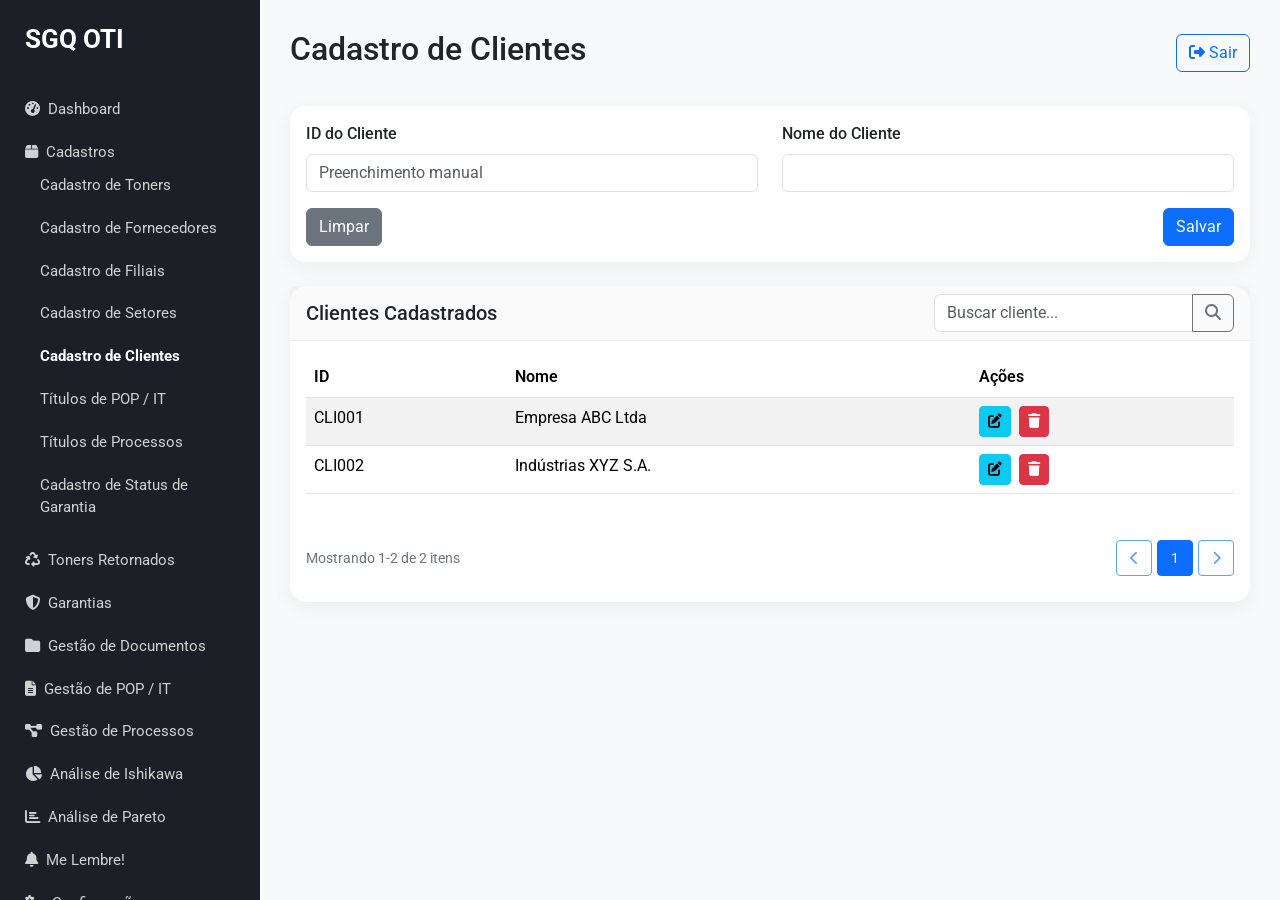
<file: cadastro-clientes.html>
<!DOCTYPE html>
<html lang="pt-br">
<head>
  <meta charset="UTF-8" />
  <meta name="viewport" content="width=device-width, initial-scale=1.0" />
  <title>SGQ OTI - Cadastro de Clientes</title>
  <link rel="stylesheet" href="https://cdn.jsdelivr.net/npm/bootstrap@5.3.0/dist/css/bootstrap.min.css" />
  <link rel="stylesheet" href="https://cdnjs.cloudflare.com/ajax/libs/font-awesome/6.4.0/css/all.min.css" />
  <link rel="stylesheet" href="https://fonts.googleapis.com/css2?family=Roboto:wght@400;700&display=swap" />
  <link rel="stylesheet" href="css/style.css" />
</head>
<body>
  <aside class="sidebar">
    <div class="logo">SGQ OTI</div>
    <ul>
      <li><a href="index.html"><i class="fas fa-tachometer-alt me-2"></i>Dashboard</a></li>
      <li>
        <a href="#"><i class="fas fa-box me-2"></i>Cadastros</a>
        <ul class="submenu show">
          <li><a href="cadastro-toners.html">Cadastro de Toners</a></li>
          <li><a href="cadastro-fornecedores.html">Cadastro de Fornecedores</a></li>
          <li><a href="cadastro-filiais.html">Cadastro de Filiais</a></li>
          <li><a href="cadastro-setores.html">Cadastro de Setores</a></li>
          <li><a href="cadastro-clientes.html" class="active">Cadastro de Clientes</a></li>
          <li><a href="titulos-pop-it.html">Títulos de POP / IT</a></li>
          <li><a href="titulos-processos.html">Títulos de Processos</a></li>
          <li><a href="status-garantia.html">Cadastro de Status de Garantia</a></li>
        </ul>
      </li>
      <li>
        <a href="#"><i class="fas fa-recycle me-2"></i>Toners Retornados</a>
        <ul class="submenu">
          <li><a href="registro-retornados.html">Registro de Retornados</a></li>
          <li><a href="consulta-retornados.html">Consulta de Retornados</a></li>
        </ul>
      </li>
      <li>
        <a href="#"><i class="fas fa-shield-alt me-2"></i>Garantias</a>
        <ul class="submenu">
          <li><a href="#">Registrar Garantias</a></li>
          <li><a href="#">Consulta de Garantias</a></li>
        </ul>
      </li>
      <li>
        <a href="#"><i class="fas fa-folder me-2"></i>Gestão de Documentos</a>
        <ul class="submenu">
          <li><a href="#">Registro de Documentos</a></li>
        </ul>
      </li>
      <li>
        <a href="#"><i class="fas fa-file-alt me-2"></i>Gestão de POP / IT</a>
        <ul class="submenu">
          <li><a href="#">Registro de POP / IT</a></li>
          <li><a href="#">Visualizar POP / IT</a></li>
        </ul>
      </li>
      <li>
        <a href="#"><i class="fas fa-project-diagram me-2"></i>Gestão de Processos</a>
        <ul class="submenu">
          <li><a href="#">Registro de Processos</a></li>
          <li><a href="#">Visualizar Processos</a></li>
        </ul>
      </li>
      <li><a href="#"><i class="fas fa-chart-pie me-2"></i>Análise de Ishikawa</a></li>
      <li><a href="#"><i class="fas fa-chart-bar me-2"></i>Análise de Pareto</a></li>
      <li><a href="me-lembre.html"><i class="fas fa-bell me-2"></i>Me Lembre!</a></li>
      <li>
        <a href="#"><i class="fas fa-cogs me-2"></i>Configurações</a>
        <ul class="submenu">
          <li><a href="#">Perfis e Permissões</a></li>
          <li><a href="#">Usuários</a></li>
          <li><a href="parametros-retornados.html">Parâmetros do Retornados</a></li>
          <li><a href="#">APIs</a></li>
          <li><a href="#">SMTP</a></li>
        </ul>
      </li>
    </ul>
  </aside>
  <main class="content">
    <div class="header">
      <h2>Cadastro de Clientes</h2>
      <button class="btn btn-outline-primary"><i class="fas fa-sign-out-alt"></i> Sair</button>
    </div>
    
    <div class="card mb-4">
      <div class="card-body">
        <form id="formCadastroCliente">
          <div class="row mb-3">
            <div class="col-md-6">
              <label for="idCliente" class="form-label">ID do Cliente</label>
              <input type="text" class="form-control" id="idCliente" placeholder="Preenchimento manual" required>
            </div>
            <div class="col-md-6">
              <label for="nomeCliente" class="form-label">Nome do Cliente</label>
              <input type="text" class="form-control" id="nomeCliente" required>
            </div>
          </div>
          
          <div class="d-flex justify-content-between">
            <button type="button" class="btn btn-secondary" id="btnLimpar">Limpar</button>
            <div>
              <button type="button" class="btn btn-primary" id="btnSalvar">Salvar</button>
            </div>
          </div>
        </form>
      </div>
    </div>
    
    <div class="card">
      <div class="card-header d-flex justify-content-between align-items-center">
        <h5 class="mb-0">Clientes Cadastrados</h5>
        <div class="input-group" style="max-width: 300px;">
          <input type="text" class="form-control" placeholder="Buscar cliente..." id="buscarCliente">
          <button class="btn btn-outline-secondary" type="button"><i class="fas fa-search"></i></button>
        </div>
      </div>
      <div class="card-body">
        <div class="table-responsive">
          <table class="table table-striped table-hover">
            <thead>
              <tr>
                <th>ID</th>
                <th>Nome</th>
                <th>Ações</th>
              </tr>
            </thead>
            <tbody id="tabelaClientes">
              <!-- Os dados serão inseridos via JavaScript -->
            </tbody>
          </table>
        </div>
        <!-- Controle de paginação -->
        <div id="paginacao" class="pagination-container">
          <!-- Controles de paginação serão inseridos via JavaScript -->
        </div>
      </div>
    </div>
  </main>
  
  <!-- Elemento para transição de página -->
  <div class="page-transition">
    <div class="spinner"></div>
  </div>
  
  <!-- Modal de mensagens -->
  <div class="message-modal" id="messageModal">
    <div class="message-content">
      <div class="message-icon"><i class="fas fa-check-circle"></i></div>
      <div class="message-text" id="messageText">Operação realizada com sucesso!</div>
    </div>
    <button class="close-btn" id="closeMessage"><i class="fas fa-times"></i></button>
  </div>
  
  <script src="https://cdn.jsdelivr.net/npm/bootstrap@5.3.0/dist/js/bootstrap.bundle.min.js"></script>
  <script src="js/script.js"></script>
  <script src="js/cadastro-clientes.js"></script>
  
  <script>
    // Script para adicionar transição entre páginas
    document.addEventListener('DOMContentLoaded', function() {
      // Adicionar evento de clique em todos os links de navegação
      document.querySelectorAll('a[href]:not([href^="#"])').forEach(link => {
        link.addEventListener('click', function(e) {
          const href = this.getAttribute('href');
          if (href && href !== '#' && !href.startsWith('javascript')) {
            e.preventDefault();
            const transition = document.querySelector('.page-transition');
            transition.classList.add('active');
            
            setTimeout(() => {
              window.location.href = href;
            }, 300);
          }
        });
      });
      
      // Animação ao carregar a página
      window.addEventListener('load', function() {
        const transition = document.querySelector('.page-transition');
        if (transition.classList.contains('active')) {
          setTimeout(() => {
            transition.classList.remove('active');
          }, 300);
        }
      });
    });
  </script>
</body>
</html>
</file>
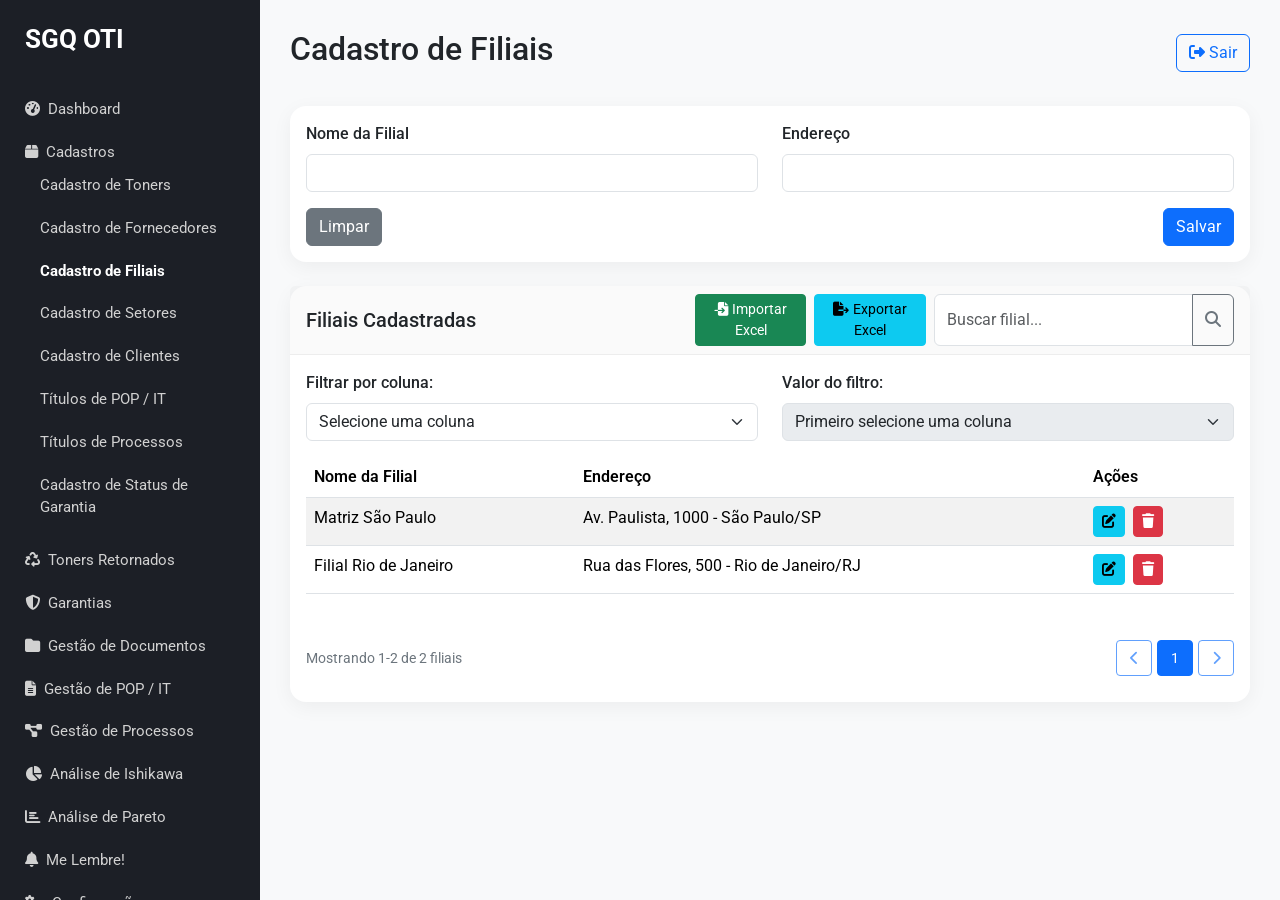
<file: cadastro-filiais.html>
<!DOCTYPE html>
<html lang="pt-br">
<head>
  <meta charset="UTF-8" />
  <meta name="viewport" content="width=device-width, initial-scale=1.0" />
  <title>SGQ OTI - Cadastro de Filiais</title>
  <link rel="stylesheet" href="https://cdn.jsdelivr.net/npm/bootstrap@5.3.0/dist/css/bootstrap.min.css" />
  <link rel="stylesheet" href="https://cdnjs.cloudflare.com/ajax/libs/font-awesome/6.4.0/css/all.min.css" />
  <link rel="stylesheet" href="https://fonts.googleapis.com/css2?family=Roboto:wght@400;700&display=swap" />
  <link rel="stylesheet" href="css/style.css" />
</head>
<body>
  <aside class="sidebar">
    <div class="logo">SGQ OTI</div>
    <ul>
      <li><a href="index.html"><i class="fas fa-tachometer-alt me-2"></i>Dashboard</a></li>
      <li>
        <a href="#"><i class="fas fa-box me-2"></i>Cadastros</a>
        <ul class="submenu show">
          <li><a href="cadastro-toners.html">Cadastro de Toners</a></li>
          <li><a href="cadastro-fornecedores.html">Cadastro de Fornecedores</a></li>
          <li><a href="cadastro-filiais.html" class="active">Cadastro de Filiais</a></li>
          <li><a href="cadastro-setores.html">Cadastro de Setores</a></li>
          <li><a href="cadastro-clientes.html">Cadastro de Clientes</a></li>
          <li><a href="titulos-pop-it.html">Títulos de POP / IT</a></li>
          <li><a href="titulos-processos.html">Títulos de Processos</a></li>
          <li><a href="status-garantia.html">Cadastro de Status de Garantia</a></li>
        </ul>
      </li>
      <li>
        <a href="#"><i class="fas fa-recycle me-2"></i>Toners Retornados</a>
        <ul class="submenu">
          <li><a href="registro-retornados.html">Registro de Retornados</a></li>
          <li><a href="consulta-retornados.html">Consulta de Retornados</a></li>
        </ul>
      </li>
      <li>
        <a href="#"><i class="fas fa-shield-alt me-2"></i>Garantias</a>
        <ul class="submenu">
          <li><a href="#">Registrar Garantias</a></li>
          <li><a href="#">Consulta de Garantias</a></li>
        </ul>
      </li>
      <li>
        <a href="#"><i class="fas fa-folder me-2"></i>Gestão de Documentos</a>
        <ul class="submenu">
          <li><a href="#">Registro de Documentos</a></li>
        </ul>
      </li>
      <li>
        <a href="#"><i class="fas fa-file-alt me-2"></i>Gestão de POP / IT</a>
        <ul class="submenu">
          <li><a href="#">Registro de POP / IT</a></li>
          <li><a href="#">Visualizar POP / IT</a></li>
        </ul>
      </li>
      <li>
        <a href="#"><i class="fas fa-project-diagram me-2"></i>Gestão de Processos</a>
        <ul class="submenu">
          <li><a href="#">Registro de Processos</a></li>
          <li><a href="#">Visualizar Processos</a></li>
        </ul>
      </li>
      <li><a href="#"><i class="fas fa-chart-pie me-2"></i>Análise de Ishikawa</a></li>
      <li><a href="#"><i class="fas fa-chart-bar me-2"></i>Análise de Pareto</a></li>
      <li><a href="me-lembre.html"><i class="fas fa-bell me-2"></i>Me Lembre!</a></li>
      <li>
        <a href="#"><i class="fas fa-cogs me-2"></i>Configurações</a>
        <ul class="submenu">
          <li><a href="#">Perfis e Permissões</a></li>
          <li><a href="#">Usuários</a></li>
          <li><a href="parametros-retornados.html">Parâmetros do Retornados</a></li>
          <li><a href="#">APIs</a></li>
          <li><a href="#">SMTP</a></li>
        </ul>
      </li>
    </ul>
  </aside>
  <main class="content">
    <div class="header">
      <h2>Cadastro de Filiais</h2>
      <button class="btn btn-outline-primary"><i class="fas fa-sign-out-alt"></i> Sair</button>
    </div>
    
    <div class="card mb-4">
      <div class="card-body">
        <form id="formCadastroFilial">
          <div class="row mb-3">
            <div class="col-md-6">
              <label for="nomeFilial" class="form-label">Nome da Filial</label>
              <input type="text" class="form-control" id="nomeFilial" required>
            </div>
            <div class="col-md-6">
              <label for="endereco" class="form-label">Endereço</label>
              <input type="text" class="form-control" id="endereco" required>
            </div>
          </div>
          
          <div class="d-flex justify-content-between">
            <button type="button" class="btn btn-secondary" id="btnLimpar">Limpar</button>
            <div>
              <button type="button" class="btn btn-primary" id="btnSalvar">Salvar</button>
            </div>
          </div>
        </form>
      </div>
    </div>
    
    <div class="card">
      <div class="card-header d-flex justify-content-between align-items-center">
        <h5 class="mb-0">Filiais Cadastradas</h5>
        <div class="d-flex gap-2">
          <button class="btn btn-success btn-sm" id="btnImportar">
            <i class="fas fa-file-import me-1"></i>Importar Excel
          </button>
          <button class="btn btn-info btn-sm" id="btnExportar">
            <i class="fas fa-file-export me-1"></i>Exportar Excel
          </button>
          <div class="input-group" style="max-width: 300px;">
            <input type="text" class="form-control" placeholder="Buscar filial..." id="buscarFilial">
            <button class="btn btn-outline-secondary" type="button"><i class="fas fa-search"></i></button>
          </div>
        </div>
      </div>
      <div class="card-body">
        <div class="row mb-3">
          <div class="col-md-6">
            <label for="filtroColuna" class="form-label">Filtrar por coluna:</label>
            <select class="form-select" id="filtroColuna">
              <option value="">Selecione uma coluna</option>
              <option value="nomeFilial">Nome da Filial</option>
              <option value="endereco">Endereço</option>
            </select>
          </div>
          <div class="col-md-6">
            <label for="filtroValor" class="form-label">Valor do filtro:</label>
            <select class="form-select" id="filtroValor" disabled>
              <option value="">Primeiro selecione uma coluna</option>
            </select>
          </div>
        </div>
        
        <div class="table-responsive">
          <table class="table table-striped table-hover">
            <thead>
              <tr>
                <th>Nome da Filial</th>
                <th>Endereço</th>
                <th>Ações</th>
              </tr>
            </thead>
            <tbody id="tabelaFiliais">
              <!-- Os dados serão inseridos via JavaScript -->
            </tbody>
          </table>
        </div>
        
        <div id="paginacao" class="pagination-container">
          <!-- Controles de paginação serão inseridos via JavaScript -->
        </div>
      </div>
    </div>
  </main>
  
  <!-- Modal de Edição -->
  <div class="modal fade" id="modalEdicao" tabindex="-1">
    <div class="modal-dialog">
      <div class="modal-content">
        <div class="modal-header">
          <h5 class="modal-title">Editar Filial</h5>
          <button type="button" class="btn-close" data-bs-dismiss="modal"></button>
        </div>
        <div class="modal-body">
          <form id="formEdicao">
            <div class="mb-3">
              <label for="editNomeFilial" class="form-label">Nome da Filial</label>
              <input type="text" class="form-control" id="editNomeFilial" required>
            </div>
            <div class="mb-3">
              <label for="editEndereco" class="form-label">Endereço</label>
              <input type="text" class="form-control" id="editEndereco" required>
            </div>
          </form>
        </div>
        <div class="modal-footer">
          <button type="button" class="btn btn-secondary" data-bs-dismiss="modal">Cancelar</button>
          <button type="button" class="btn btn-primary" id="btnSalvarEdicao">Salvar Alterações</button>
        </div>
      </div>
    </div>
  </div>
  
  <!-- Modal de Confirmação de Exclusão -->
  <div class="modal fade" id="modalExclusao" tabindex="-1">
    <div class="modal-dialog">
      <div class="modal-content">
        <div class="modal-header">
          <h5 class="modal-title">Confirmar Exclusão</h5>
          <button type="button" class="btn-close" data-bs-dismiss="modal"></button>
        </div>
        <div class="modal-body">
          <p>Tem certeza que deseja excluir esta filial?</p>
          <p class="text-muted">Esta ação não pode ser desfeita.</p>
        </div>
        <div class="modal-footer">
          <button type="button" class="btn btn-secondary" data-bs-dismiss="modal">Cancelar</button>
          <button type="button" class="btn btn-danger" id="btnConfirmarExclusao">Excluir</button>
        </div>
      </div>
    </div>
  </div>
  
  <!-- Modal de Importação -->
  <div class="modal fade" id="modalImportacao" tabindex="-1">
    <div class="modal-dialog modal-lg">
      <div class="modal-content">
        <div class="modal-header">
          <h5 class="modal-title">Importar Filiais do Excel</h5>
          <button type="button" class="btn-close" data-bs-dismiss="modal"></button>
        </div>
        <div class="modal-body">
          <div class="alert alert-info">
            <h6>Instruções para importação:</h6>
            <ul>
              <li>O arquivo deve estar no formato .xlsx ou .xls</li>
              <li>A primeira linha deve conter os cabeçalhos</li>
              <li>As colunas devem seguir a ordem: Nome da Filial, Endereço</li>
            </ul>
          </div>
          
          <div class="mb-3">
            <label for="arquivoImportacao" class="form-label">Selecionar arquivo Excel:</label>
            <input type="file" class="form-control" id="arquivoImportacao" accept=".xlsx,.xls">
          </div>
          
          <div class="mb-3">
            <a href="#" class="btn btn-outline-primary" id="btnBaixarModelo">
              <i class="fas fa-download me-1"></i>Baixar Modelo de Planilha
            </a>
          </div>
        </div>
        <div class="modal-footer">
          <button type="button" class="btn btn-secondary" data-bs-dismiss="modal">Cancelar</button>
          <button type="button" class="btn btn-success" id="btnProcessarImportacao">Importar</button>
        </div>
      </div>
    </div>
  </div>
  
  <!-- Modal de Exportação -->
  <div class="modal fade" id="modalExportacao" tabindex="-1">
    <div class="modal-dialog">
      <div class="modal-content">
        <div class="modal-header">
          <h5 class="modal-title">Exportar Filiais para Excel</h5>
          <button type="button" class="btn-close" data-bs-dismiss="modal"></button>
        </div>
        <div class="modal-body">
          <div class="mb-3">
            <label for="dataInicio" class="form-label">Data de início:</label>
            <input type="date" class="form-control" id="dataInicio">
          </div>
          <div class="mb-3">
            <label for="dataFim" class="form-label">Data de fim:</label>
            <input type="date" class="form-control" id="dataFim">
          </div>
          <div class="form-check">
            <input class="form-check-input" type="checkbox" id="exportarTodos" checked>
            <label class="form-check-label" for="exportarTodos">
              Exportar todos os registros (ignorar filtro de data)
            </label>
          </div>
        </div>
        <div class="modal-footer">
          <button type="button" class="btn btn-secondary" data-bs-dismiss="modal">Cancelar</button>
          <button type="button" class="btn btn-info" id="btnProcessarExportacao">Exportar</button>
        </div>
      </div>
    </div>
  </div>
  
  <!-- Elemento para transição de página -->
  <div class="page-transition">
    <div class="spinner"></div>
  </div>
  
  <!-- Modal de mensagens -->
  <div class="message-modal" id="messageModal">
    <div class="message-content">
      <div class="message-icon"><i class="fas fa-check-circle"></i></div>
      <div class="message-text" id="messageText">Operação realizada com sucesso!</div>
    </div>
    <button class="close-btn" id="closeMessage"><i class="fas fa-times"></i></button>
  </div>
  
  <script src="https://cdn.jsdelivr.net/npm/bootstrap@5.3.0/dist/js/bootstrap.bundle.min.js"></script>
  <script src="js/script.js"></script>
  <script src="js/cadastro-filiais.js"></script>
  
  <script>
    // Script para adicionar transição entre páginas
    document.addEventListener('DOMContentLoaded', function() {
      document.querySelectorAll('a[href]:not([href^="#"])').forEach(link => {
        link.addEventListener('click', function(e) {
          const href = this.getAttribute('href');
          if (href && href !== '#' && !href.startsWith('javascript')) {
            e.preventDefault();
            const transition = document.querySelector('.page-transition');
            transition.classList.add('active');
            
            setTimeout(() => {
              window.location.href = href;
            }, 300);
          }
        });
      });
      
      window.addEventListener('load', function() {
        const transition = document.querySelector('.page-transition');
        if (transition.classList.contains('active')) {
          setTimeout(() => {
            transition.classList.remove('active');
          }, 300);
        }
      });
    });
  </script>
</body>
</html>
</file>
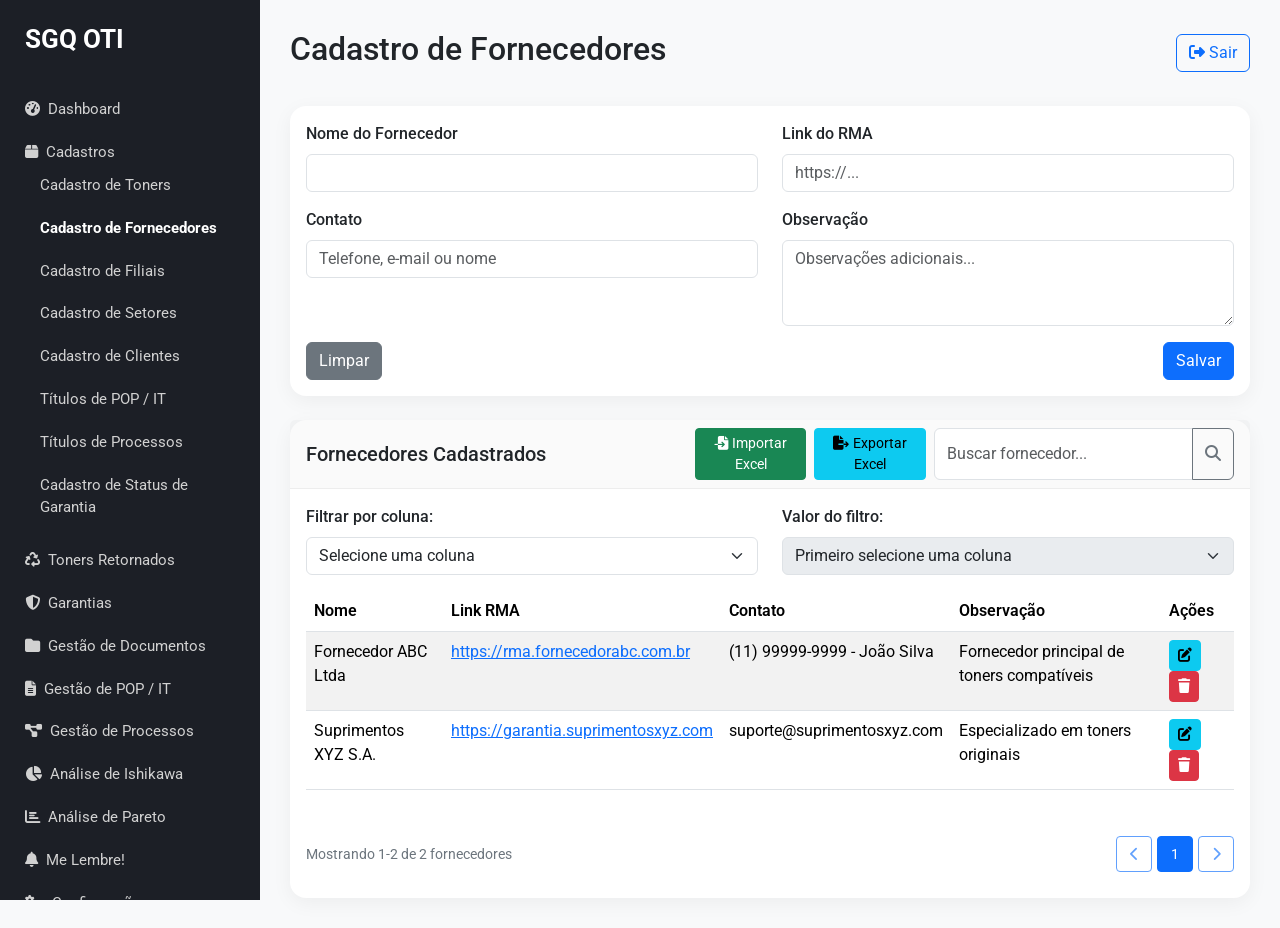
<file: cadastro-fornecedores.html>
<!DOCTYPE html>
<html lang="pt-br">
<head>
  <meta charset="UTF-8" />
  <meta name="viewport" content="width=device-width, initial-scale=1.0" />
  <title>SGQ OTI - Cadastro de Fornecedores</title>
  <link rel="stylesheet" href="https://cdn.jsdelivr.net/npm/bootstrap@5.3.0/dist/css/bootstrap.min.css" />
  <link rel="stylesheet" href="https://cdnjs.cloudflare.com/ajax/libs/font-awesome/6.4.0/css/all.min.css" />
  <link rel="stylesheet" href="https://fonts.googleapis.com/css2?family=Roboto:wght@400;700&display=swap" />
  <link rel="stylesheet" href="css/style.css" />
</head>
<body>
  <aside class="sidebar">
    <div class="logo">SGQ OTI</div>
    <ul>
      <li><a href="index.html"><i class="fas fa-tachometer-alt me-2"></i>Dashboard</a></li>
      <li>
        <a href="#"><i class="fas fa-box me-2"></i>Cadastros</a>
        <ul class="submenu show">
          <li><a href="cadastro-toners.html">Cadastro de Toners</a></li>
          <li><a href="cadastro-fornecedores.html" class="active">Cadastro de Fornecedores</a></li>
          <li><a href="cadastro-filiais.html">Cadastro de Filiais</a></li>
          <li><a href="cadastro-setores.html">Cadastro de Setores</a></li>
          <li><a href="cadastro-clientes.html">Cadastro de Clientes</a></li>
          <li><a href="titulos-pop-it.html">Títulos de POP / IT</a></li>
          <li><a href="titulos-processos.html">Títulos de Processos</a></li>
          <li><a href="status-garantia.html">Cadastro de Status de Garantia</a></li>
        </ul>
      </li>
      <li>
        <a href="#"><i class="fas fa-recycle me-2"></i>Toners Retornados</a>
        <ul class="submenu">
          <li><a href="registro-retornados.html">Registro de Retornados</a></li>
          <li><a href="consulta-retornados.html">Consulta de Retornados</a></li>
        </ul>
      </li>
      <li>
        <a href="#"><i class="fas fa-shield-alt me-2"></i>Garantias</a>
        <ul class="submenu">
          <li><a href="#">Registrar Garantias</a></li>
          <li><a href="#">Consulta de Garantias</a></li>
        </ul>
      </li>
      <li>
        <a href="#"><i class="fas fa-folder me-2"></i>Gestão de Documentos</a>
        <ul class="submenu">
          <li><a href="#">Registro de Documentos</a></li>
        </ul>
      </li>
      <li>
        <a href="#"><i class="fas fa-file-alt me-2"></i>Gestão de POP / IT</a>
        <ul class="submenu">
          <li><a href="#">Registro de POP / IT</a></li>
          <li><a href="#">Visualizar POP / IT</a></li>
        </ul>
      </li>
      <li>
        <a href="#"><i class="fas fa-project-diagram me-2"></i>Gestão de Processos</a>
        <ul class="submenu">
          <li><a href="#">Registro de Processos</a></li>
          <li><a href="#">Visualizar Processos</a></li>
        </ul>
      </li>
      <li><a href="#"><i class="fas fa-chart-pie me-2"></i>Análise de Ishikawa</a></li>
      <li><a href="#"><i class="fas fa-chart-bar me-2"></i>Análise de Pareto</a></li>
      <li><a href="me-lembre.html"><i class="fas fa-bell me-2"></i>Me Lembre!</a></li>
      <li>
        <a href="#"><i class="fas fa-cogs me-2"></i>Configurações</a>
        <ul class="submenu">
          <li><a href="#">Perfis e Permissões</a></li>
          <li><a href="#">Usuários</a></li>
          <li><a href="parametros-retornados.html">Parâmetros do Retornados</a></li>
          <li><a href="#">APIs</a></li>
          <li><a href="#">SMTP</a></li>
        </ul>
      </li>
    </ul>
  </aside>
  <main class="content">
    <div class="header">
      <h2>Cadastro de Fornecedores</h2>
      <button class="btn btn-outline-primary"><i class="fas fa-sign-out-alt"></i> Sair</button>
    </div>
    
    <div class="card mb-4">
      <div class="card-body">
        <form id="formCadastroFornecedor">
          <div class="row mb-3">
            <div class="col-md-6">
              <label for="nome" class="form-label">Nome do Fornecedor</label>
              <input type="text" class="form-control" id="nome" required>
            </div>
            <div class="col-md-6">
              <label for="linkRMA" class="form-label">Link do RMA</label>
              <input type="url" class="form-control" id="linkRMA" placeholder="https://...">
            </div>
          </div>
          
          <div class="row mb-3">
            <div class="col-md-6">
              <label for="contato" class="form-label">Contato</label>
              <input type="text" class="form-control" id="contato" placeholder="Telefone, e-mail ou nome">
            </div>
            <div class="col-md-6">
              <label for="observacao" class="form-label">Observação</label>
              <textarea class="form-control" id="observacao" rows="3" placeholder="Observações adicionais..."></textarea>
            </div>
          </div>
          
          <div class="d-flex justify-content-between">
            <button type="button" class="btn btn-secondary" id="btnLimpar">Limpar</button>
            <div>
              <button type="button" class="btn btn-primary" id="btnSalvar">Salvar</button>
            </div>
          </div>
        </form>
      </div>
    </div>
    
    <div class="card">
      <div class="card-header d-flex justify-content-between align-items-center">
        <h5 class="mb-0">Fornecedores Cadastrados</h5>
        <div class="d-flex gap-2">
          <button class="btn btn-success btn-sm" id="btnImportar">
            <i class="fas fa-file-import me-1"></i>Importar Excel
          </button>
          <button class="btn btn-info btn-sm" id="btnExportar">
            <i class="fas fa-file-export me-1"></i>Exportar Excel
          </button>
          <div class="input-group" style="max-width: 300px;">
            <input type="text" class="form-control" placeholder="Buscar fornecedor..." id="buscarFornecedor">
            <button class="btn btn-outline-secondary" type="button"><i class="fas fa-search"></i></button>
          </div>
        </div>
      </div>
      <div class="card-body">
        <div class="row mb-3">
          <div class="col-md-6">
            <label for="filtroColuna" class="form-label">Filtrar por coluna:</label>
            <select class="form-select" id="filtroColuna">
              <option value="">Selecione uma coluna</option>
              <option value="nome">Nome</option>
              <option value="contato">Contato</option>
            </select>
          </div>
          <div class="col-md-6">
            <label for="filtroValor" class="form-label">Valor do filtro:</label>
            <select class="form-select" id="filtroValor" disabled>
              <option value="">Primeiro selecione uma coluna</option>
            </select>
          </div>
        </div>
        
        <div class="table-responsive">
          <table class="table table-striped table-hover">
            <thead>
              <tr>
                <th>Nome</th>
                <th>Link RMA</th>
                <th>Contato</th>
                <th>Observação</th>
                <th>Ações</th>
              </tr>
            </thead>
            <tbody id="tabelaFornecedores">
              <!-- Os dados serão inseridos via JavaScript -->
            </tbody>
          </table>
        </div>
        
        <div id="paginacao" class="pagination-container">
          <!-- Controles de paginação serão inseridos via JavaScript -->
        </div>
      </div>
    </div>
  </main>
  
  <!-- Modal de Edição -->
  <div class="modal fade" id="modalEdicao" tabindex="-1">
    <div class="modal-dialog">
      <div class="modal-content">
        <div class="modal-header">
          <h5 class="modal-title">Editar Fornecedor</h5>
          <button type="button" class="btn-close" data-bs-dismiss="modal"></button>
        </div>
        <div class="modal-body">
          <form id="formEdicao">
            <div class="mb-3">
              <label for="editNome" class="form-label">Nome do Fornecedor</label>
              <input type="text" class="form-control" id="editNome" required>
            </div>
            <div class="mb-3">
              <label for="editLinkRMA" class="form-label">Link do RMA</label>
              <input type="url" class="form-control" id="editLinkRMA">
            </div>
            <div class="mb-3">
              <label for="editContato" class="form-label">Contato</label>
              <input type="text" class="form-control" id="editContato">
            </div>
            <div class="mb-3">
              <label for="editObservacao" class="form-label">Observação</label>
              <textarea class="form-control" id="editObservacao" rows="3"></textarea>
            </div>
          </form>
        </div>
        <div class="modal-footer">
          <button type="button" class="btn btn-secondary" data-bs-dismiss="modal">Cancelar</button>
          <button type="button" class="btn btn-primary" id="btnSalvarEdicao">Salvar Alterações</button>
        </div>
      </div>
    </div>
  </div>
  
  <!-- Modal de Confirmação de Exclusão -->
  <div class="modal fade" id="modalExclusao" tabindex="-1">
    <div class="modal-dialog">
      <div class="modal-content">
        <div class="modal-header">
          <h5 class="modal-title">Confirmar Exclusão</h5>
          <button type="button" class="btn-close" data-bs-dismiss="modal"></button>
        </div>
        <div class="modal-body">
          <p>Tem certeza que deseja excluir este fornecedor?</p>
          <p class="text-muted">Esta ação não pode ser desfeita.</p>
        </div>
        <div class="modal-footer">
          <button type="button" class="btn btn-secondary" data-bs-dismiss="modal">Cancelar</button>
          <button type="button" class="btn btn-danger" id="btnConfirmarExclusao">Excluir</button>
        </div>
      </div>
    </div>
  </div>
  
  <!-- Modal de Importação -->
  <div class="modal fade" id="modalImportacao" tabindex="-1">
    <div class="modal-dialog modal-lg">
      <div class="modal-content">
        <div class="modal-header">
          <h5 class="modal-title">Importar Fornecedores do Excel</h5>
          <button type="button" class="btn-close" data-bs-dismiss="modal"></button>
        </div>
        <div class="modal-body">
          <div class="alert alert-info">
            <h6>Instruções para importação:</h6>
            <ul>
              <li>O arquivo deve estar no formato .xlsx ou .xls</li>
              <li>A primeira linha deve conter os cabeçalhos</li>
              <li>As colunas devem seguir a ordem: Nome, Link RMA, Contato, Observação</li>
            </ul>
          </div>
          
          <div class="mb-3">
            <label for="arquivoImportacao" class="form-label">Selecionar arquivo Excel:</label>
            <input type="file" class="form-control" id="arquivoImportacao" accept=".xlsx,.xls">
          </div>
          
          <div class="mb-3">
            <a href="#" class="btn btn-outline-primary" id="btnBaixarModelo">
              <i class="fas fa-download me-1"></i>Baixar Modelo de Planilha
            </a>
          </div>
        </div>
        <div class="modal-footer">
          <button type="button" class="btn btn-secondary" data-bs-dismiss="modal">Cancelar</button>
          <button type="button" class="btn btn-success" id="btnProcessarImportacao">Importar</button>
        </div>
      </div>
    </div>
  </div>
  
  <!-- Modal de Exportação -->
  <div class="modal fade" id="modalExportacao" tabindex="-1">
    <div class="modal-dialog">
      <div class="modal-content">
        <div class="modal-header">
          <h5 class="modal-title">Exportar Fornecedores para Excel</h5>
          <button type="button" class="btn-close" data-bs-dismiss="modal"></button>
        </div>
        <div class="modal-body">
          <div class="mb-3">
            <label for="dataInicio" class="form-label">Data de início:</label>
            <input type="date" class="form-control" id="dataInicio">
          </div>
          <div class="mb-3">
            <label for="dataFim" class="form-label">Data de fim:</label>
            <input type="date" class="form-control" id="dataFim">
          </div>
          <div class="form-check">
            <input class="form-check-input" type="checkbox" id="exportarTodos" checked>
            <label class="form-check-label" for="exportarTodos">
              Exportar todos os registros (ignorar filtro de data)
            </label>
          </div>
        </div>
        <div class="modal-footer">
          <button type="button" class="btn btn-secondary" data-bs-dismiss="modal">Cancelar</button>
          <button type="button" class="btn btn-info" id="btnProcessarExportacao">Exportar</button>
        </div>
      </div>
    </div>
  </div>
  
  <!-- Elemento para transição de página -->
  <div class="page-transition">
    <div class="spinner"></div>
  </div>
  
  <!-- Modal de mensagens -->
  <div class="message-modal" id="messageModal">
    <div class="message-content">
      <div class="message-icon"><i class="fas fa-check-circle"></i></div>
      <div class="message-text" id="messageText">Operação realizada com sucesso!</div>
    </div>
    <button class="close-btn" id="closeMessage"><i class="fas fa-times"></i></button>
  </div>
  
  <script src="https://cdn.jsdelivr.net/npm/bootstrap@5.3.0/dist/js/bootstrap.bundle.min.js"></script>
  <script src="js/script.js"></script>
  <script src="js/cadastro-fornecedores.js"></script>
  
  <script>
    // Script para adicionar transição entre páginas
    document.addEventListener('DOMContentLoaded', function() {
      document.querySelectorAll('a[href]:not([href^="#"])').forEach(link => {
        link.addEventListener('click', function(e) {
          const href = this.getAttribute('href');
          if (href && href !== '#' && !href.startsWith('javascript')) {
            e.preventDefault();
            const transition = document.querySelector('.page-transition');
            transition.classList.add('active');
            
            setTimeout(() => {
              window.location.href = href;
            }, 300);
          }
        });
      });
      
      window.addEventListener('load', function() {
        const transition = document.querySelector('.page-transition');
        if (transition.classList.contains('active')) {
          setTimeout(() => {
            transition.classList.remove('active');
          }, 300);
        }
      });
    });
  </script>
</body>
</html>
</file>
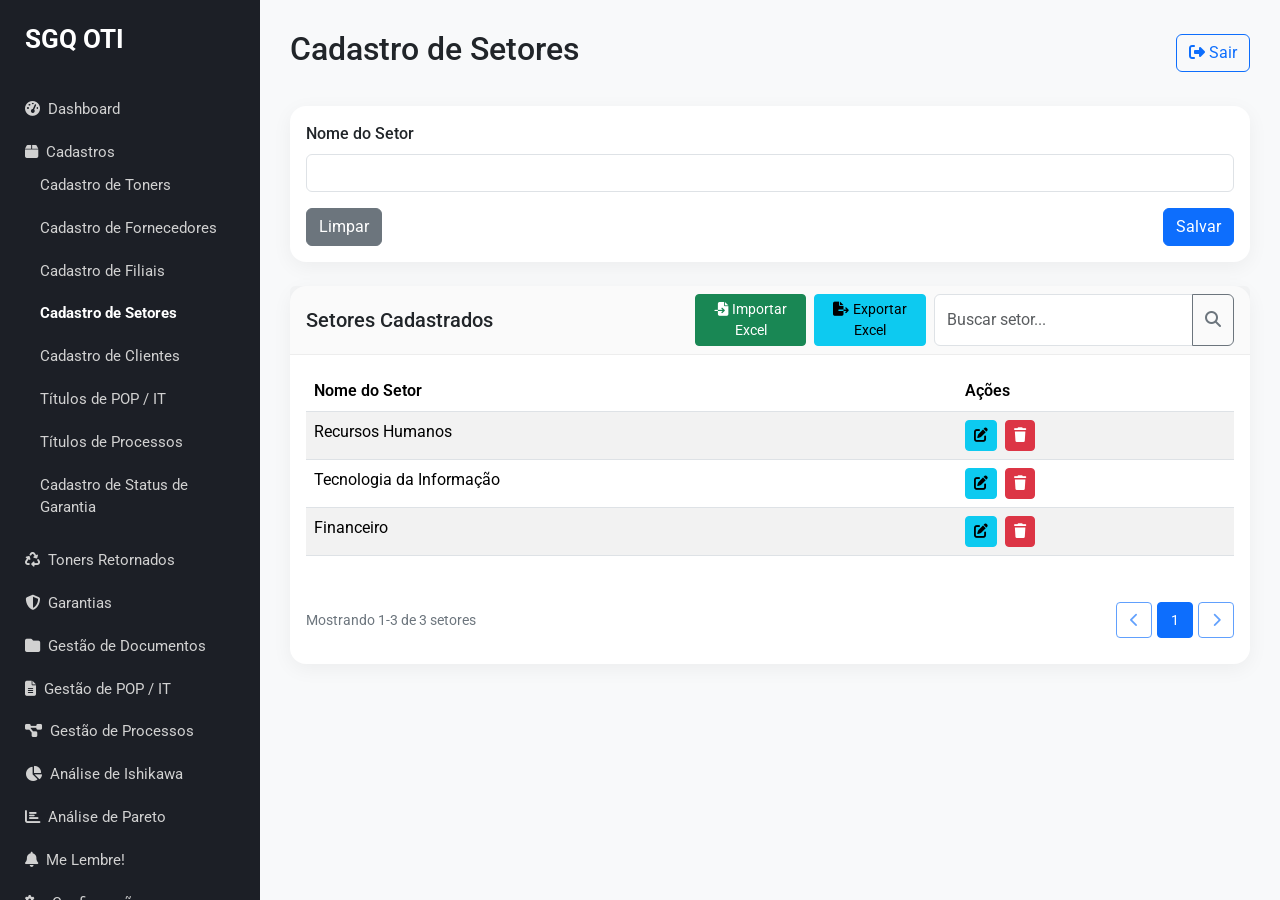
<file: cadastro-setores.html>
<!DOCTYPE html>
<html lang="pt-br">
<head>
  <meta charset="UTF-8" />
  <meta name="viewport" content="width=device-width, initial-scale=1.0" />
  <title>SGQ OTI - Cadastro de Setores</title>
  <link rel="stylesheet" href="https://cdn.jsdelivr.net/npm/bootstrap@5.3.0/dist/css/bootstrap.min.css" />
  <link rel="stylesheet" href="https://cdnjs.cloudflare.com/ajax/libs/font-awesome/6.4.0/css/all.min.css" />
  <link rel="stylesheet" href="https://fonts.googleapis.com/css2?family=Roboto:wght@400;700&display=swap" />
  <link rel="stylesheet" href="css/style.css" />
</head>
<body>
  <aside class="sidebar">
    <div class="logo">SGQ OTI</div>
    <ul>
      <li><a href="index.html"><i class="fas fa-tachometer-alt me-2"></i>Dashboard</a></li>
      <li>
        <a href="#"><i class="fas fa-box me-2"></i>Cadastros</a>
        <ul class="submenu show">
          <li><a href="cadastro-toners.html">Cadastro de Toners</a></li>
          <li><a href="cadastro-fornecedores.html">Cadastro de Fornecedores</a></li>
          <li><a href="cadastro-filiais.html">Cadastro de Filiais</a></li>
          <li><a href="cadastro-setores.html" class="active">Cadastro de Setores</a></li>
          <li><a href="cadastro-clientes.html">Cadastro de Clientes</a></li>
          <li><a href="titulos-pop-it.html">Títulos de POP / IT</a></li>
          <li><a href="titulos-processos.html">Títulos de Processos</a></li>
          <li><a href="status-garantia.html">Cadastro de Status de Garantia</a></li>
        </ul>
      </li>
      <li>
        <a href="#"><i class="fas fa-recycle me-2"></i>Toners Retornados</a>
        <ul class="submenu">
          <li><a href="registro-retornados.html">Registro de Retornados</a></li>
          <li><a href="consulta-retornados.html">Consulta de Retornados</a></li>
        </ul>
      </li>
      <li>
        <a href="#"><i class="fas fa-shield-alt me-2"></i>Garantias</a>
        <ul class="submenu">
          <li><a href="#">Registrar Garantias</a></li>
          <li><a href="#">Consulta de Garantias</a></li>
        </ul>
      </li>
      <li>
        <a href="#"><i class="fas fa-folder me-2"></i>Gestão de Documentos</a>
        <ul class="submenu">
          <li><a href="#">Registro de Documentos</a></li>
        </ul>
      </li>
      <li>
        <a href="#"><i class="fas fa-file-alt me-2"></i>Gestão de POP / IT</a>
        <ul class="submenu">
          <li><a href="#">Registro de POP / IT</a></li>
          <li><a href="#">Visualizar POP / IT</a></li>
        </ul>
      </li>
      <li>
        <a href="#"><i class="fas fa-project-diagram me-2"></i>Gestão de Processos</a>
        <ul class="submenu">
          <li><a href="#">Registro de Processos</a></li>
          <li><a href="#">Visualizar Processos</a></li>
        </ul>
      </li>
      <li><a href="#"><i class="fas fa-chart-pie me-2"></i>Análise de Ishikawa</a></li>
      <li><a href="#"><i class="fas fa-chart-bar me-2"></i>Análise de Pareto</a></li>
      <li><a href="me-lembre.html"><i class="fas fa-bell me-2"></i>Me Lembre!</a></li>
      <li>
        <a href="#"><i class="fas fa-cogs me-2"></i>Configurações</a>
        <ul class="submenu">
          <li><a href="#">Perfis e Permissões</a></li>
          <li><a href="#">Usuários</a></li>
          <li><a href="parametros-retornados.html">Parâmetros do Retornados</a></li>
          <li><a href="#">APIs</a></li>
          <li><a href="#">SMTP</a></li>
        </ul>
      </li>
    </ul>
  </aside>
  <main class="content">
    <div class="header">
      <h2>Cadastro de Setores</h2>
      <button class="btn btn-outline-primary"><i class="fas fa-sign-out-alt"></i> Sair</button>
    </div>
    
    <div class="card mb-4">
      <div class="card-body">
        <form id="formCadastroSetor">
          <div class="row mb-3">
            <div class="col-md-12">
              <label for="nomeSetor" class="form-label">Nome do Setor</label>
              <input type="text" class="form-control" id="nomeSetor" required>
            </div>
          </div>
          
          <div class="d-flex justify-content-between">
            <button type="button" class="btn btn-secondary" id="btnLimpar">Limpar</button>
            <div>
              <button type="button" class="btn btn-primary" id="btnSalvar">Salvar</button>
            </div>
          </div>
        </form>
      </div>
    </div>
    
    <div class="card">
      <div class="card-header d-flex justify-content-between align-items-center">
        <h5 class="mb-0">Setores Cadastrados</h5>
        <div class="d-flex gap-2">
          <button class="btn btn-success btn-sm" id="btnImportar">
            <i class="fas fa-file-import me-1"></i>Importar Excel
          </button>
          <button class="btn btn-info btn-sm" id="btnExportar">
            <i class="fas fa-file-export me-1"></i>Exportar Excel
          </button>
          <div class="input-group" style="max-width: 300px;">
            <input type="text" class="form-control" placeholder="Buscar setor..." id="buscarSetor">
            <button class="btn btn-outline-secondary" type="button"><i class="fas fa-search"></i></button>
          </div>
        </div>
      </div>
      <div class="card-body">
        <div class="table-responsive">
          <table class="table table-striped table-hover">
            <thead>
              <tr>
                <th>Nome do Setor</th>
                <th>Ações</th>
              </tr>
            </thead>
            <tbody id="tabelaSetores">
              <!-- Os dados serão inseridos via JavaScript -->
            </tbody>
          </table>
        </div>
        <!-- Controle de paginação -->
        <div id="paginacao" class="pagination-container">
          <!-- Controles de paginação serão inseridos via JavaScript -->
        </div>
      </div>
    </div>
  </main>
  
  <!-- Modal de Edição -->
  <div class="modal fade" id="modalEdicao" tabindex="-1">
    <div class="modal-dialog">
      <div class="modal-content">
        <div class="modal-header">
          <h5 class="modal-title">Editar Setor</h5>
          <button type="button" class="btn-close" data-bs-dismiss="modal"></button>
        </div>
        <div class="modal-body">
          <form id="formEdicao">
            <div class="mb-3">
              <label for="editNomeSetor" class="form-label">Nome do Setor</label>
              <input type="text" class="form-control" id="editNomeSetor" required>
            </div>
          </form>
        </div>
        <div class="modal-footer">
          <button type="button" class="btn btn-secondary" data-bs-dismiss="modal">Cancelar</button>
          <button type="button" class="btn btn-primary" id="btnSalvarEdicao">Salvar Alterações</button>
        </div>
      </div>
    </div>
  </div>
  
  <!-- Modal de Confirmação de Exclusão -->
  <div class="modal fade" id="modalExclusao" tabindex="-1">
    <div class="modal-dialog">
      <div class="modal-content">
        <div class="modal-header">
          <h5 class="modal-title">Confirmar Exclusão</h5>
          <button type="button" class="btn-close" data-bs-dismiss="modal"></button>
        </div>
        <div class="modal-body">
          <p>Tem certeza que deseja excluir este setor?</p>
          <p class="text-muted">Esta ação não pode ser desfeita.</p>
        </div>
        <div class="modal-footer">
          <button type="button" class="btn btn-secondary" data-bs-dismiss="modal">Cancelar</button>
          <button type="button" class="btn btn-danger" id="btnConfirmarExclusao">Excluir</button>
        </div>
      </div>
    </div>
  </div>
  
  <!-- Modal de Importação -->
  <div class="modal fade" id="modalImportacao" tabindex="-1">
    <div class="modal-dialog modal-lg">
      <div class="modal-content">
        <div class="modal-header">
          <h5 class="modal-title">Importar Setores do Excel</h5>
          <button type="button" class="btn-close" data-bs-dismiss="modal"></button>
        </div>
        <div class="modal-body">
          <div class="alert alert-info">
            <h6>Instruções para importação:</h6>
            <ul>
              <li>O arquivo deve estar no formato .xlsx ou .xls</li>
              <li>A primeira linha deve conter os cabeçalhos</li>
              <li>A coluna deve ser: Nome do Setor</li>
            </ul>
          </div>
          
          <div class="mb-3">
            <label for="arquivoImportacao" class="form-label">Selecionar arquivo Excel:</label>
            <input type="file" class="form-control" id="arquivoImportacao" accept=".xlsx,.xls">
          </div>
          
          <div class="mb-3">
            <a href="#" class="btn btn-outline-primary" id="btnBaixarModelo">
              <i class="fas fa-download me-1"></i>Baixar Modelo de Planilha
            </a>
          </div>
        </div>
        <div class="modal-footer">
          <button type="button" class="btn btn-secondary" data-bs-dismiss="modal">Cancelar</button>
          <button type="button" class="btn btn-success" id="btnProcessarImportacao">Importar</button>
        </div>
      </div>
    </div>
  </div>
  
  <!-- Modal de Exportação -->
  <div class="modal fade" id="modalExportacao" tabindex="-1">
    <div class="modal-dialog">
      <div class="modal-content">
        <div class="modal-header">
          <h5 class="modal-title">Exportar Setores para Excel</h5>
          <button type="button" class="btn-close" data-bs-dismiss="modal"></button>
        </div>
        <div class="modal-body">
          <div class="mb-3">
            <label for="dataInicio" class="form-label">Data de início:</label>
            <input type="date" class="form-control" id="dataInicio">
          </div>
          <div class="mb-3">
            <label for="dataFim" class="form-label">Data de fim:</label>
            <input type="date" class="form-control" id="dataFim">
          </div>
          <div class="form-check">
            <input class="form-check-input" type="checkbox" id="exportarTodos" checked>
            <label class="form-check-label" for="exportarTodos">
              Exportar todos os registros (ignorar filtro de data)
            </label>
          </div>
        </div>
        <div class="modal-footer">
          <button type="button" class="btn btn-secondary" data-bs-dismiss="modal">Cancelar</button>
          <button type="button" class="btn btn-info" id="btnProcessarExportacao">Exportar</button>
        </div>
      </div>
    </div>
  </div>
  
  <!-- Elemento para transição de página -->
  <div class="page-transition">
    <div class="spinner"></div>
  </div>
  
  <!-- Modal de mensagens -->
  <div class="message-modal" id="messageModal">
    <div class="message-content">
      <div class="message-icon"><i class="fas fa-check-circle"></i></div>
      <div class="message-text" id="messageText">Operação realizada com sucesso!</div>
    </div>
    <button class="close-btn" id="closeMessage"><i class="fas fa-times"></i></button>
  </div>
  
  <script src="https://cdn.jsdelivr.net/npm/bootstrap@5.3.0/dist/js/bootstrap.bundle.min.js"></script>
  <script src="js/script.js"></script>
  <script src="js/cadastro-setores.js"></script>
  
  <script>
    // Script para adicionar transição entre páginas
    document.addEventListener('DOMContentLoaded', function() {
      document.querySelectorAll('a[href]:not([href^="#"])').forEach(link => {
        link.addEventListener('click', function(e) {
          const href = this.getAttribute('href');
          if (href && href !== '#' && !href.startsWith('javascript')) {
            e.preventDefault();
            const transition = document.querySelector('.page-transition');
            transition.classList.add('active');
            
            setTimeout(() => {
              window.location.href = href;
            }, 300);
          }
        });
      });
      
      window.addEventListener('load', function() {
        const transition = document.querySelector('.page-transition');
        if (transition.classList.contains('active')) {
          setTimeout(() => {
            transition.classList.remove('active');
          }, 300);
        }
      });
    });
  </script>
</body>
</html>
</file>
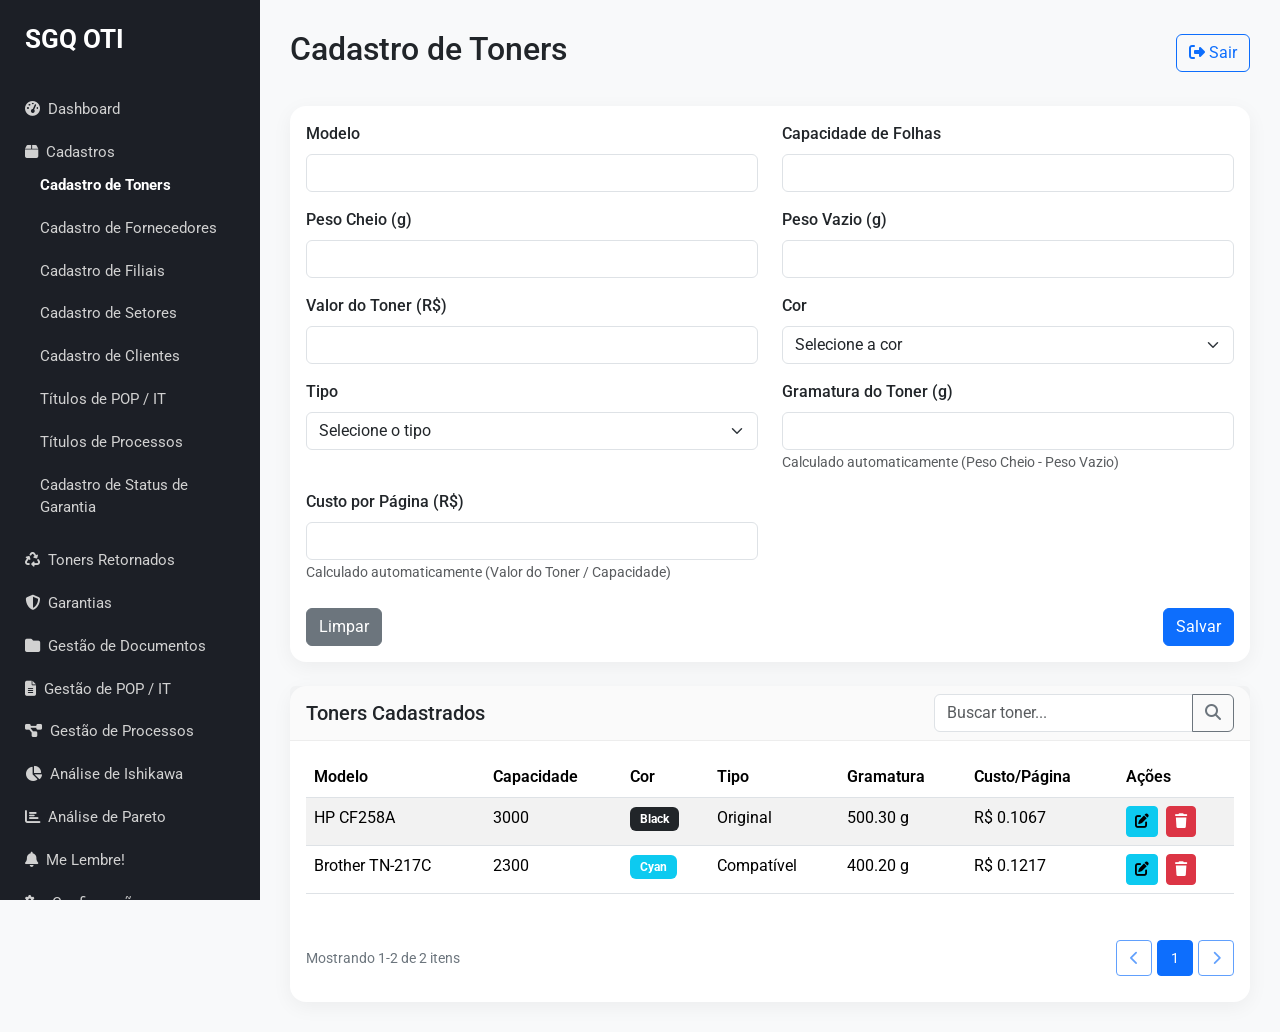
<file: cadastro-toners.html>
<!DOCTYPE html>
<html lang="pt-br">
<head>
  <meta charset="UTF-8" />
  <meta name="viewport" content="width=device-width, initial-scale=1.0" />
  <title>SGQ OTI - Cadastro de Toners</title>
  <link rel="stylesheet" href="https://cdn.jsdelivr.net/npm/bootstrap@5.3.0/dist/css/bootstrap.min.css" />
  <link rel="stylesheet" href="https://cdnjs.cloudflare.com/ajax/libs/font-awesome/6.4.0/css/all.min.css" />
  <link rel="stylesheet" href="https://fonts.googleapis.com/css2?family=Roboto:wght@400;700&display=swap" />
  <link rel="stylesheet" href="css/style.css" />
</head>
<body>
  <aside class="sidebar">
    <div class="logo">SGQ OTI</div>
    <ul>
      <li><a href="index.html"><i class="fas fa-tachometer-alt me-2"></i>Dashboard</a></li>
      <li>
        <a href="#"><i class="fas fa-box me-2"></i>Cadastros</a>
        <ul class="submenu show">
          <li><a href="cadastro-toners.html" class="active">Cadastro de Toners</a></li>
          <li><a href="cadastro-fornecedores.html">Cadastro de Fornecedores</a></li>
          <li><a href="cadastro-filiais.html">Cadastro de Filiais</a></li>
          <li><a href="cadastro-setores.html">Cadastro de Setores</a></li>
          <li><a href="cadastro-clientes.html">Cadastro de Clientes</a></li>
          <li><a href="titulos-pop-it.html">Títulos de POP / IT</a></li>
          <li><a href="titulos-processos.html">Títulos de Processos</a></li>
          <li><a href="status-garantia.html">Cadastro de Status de Garantia</a></li>
        </ul>
      </li>
      <li>
        <a href="#"><i class="fas fa-recycle me-2"></i>Toners Retornados</a>
        <ul class="submenu">
          <li><a href="registro-retornados.html">Registro de Retornados</a></li>
          <li><a href="consulta-retornados.html">Consulta de Retornados</a></li>
        </ul>
      </li>
      <li>
        <a href="#"><i class="fas fa-shield-alt me-2"></i>Garantias</a>
        <ul class="submenu">
          <li><a href="#">Registrar Garantias</a></li>
          <li><a href="#">Consulta de Garantias</a></li>
        </ul>
      </li>
      <li>
        <a href="#"><i class="fas fa-folder me-2"></i>Gestão de Documentos</a>
        <ul class="submenu">
          <li><a href="#">Registro de Documentos</a></li>
        </ul>
      </li>
      <li>
        <a href="#"><i class="fas fa-file-alt me-2"></i>Gestão de POP / IT</a>
        <ul class="submenu">
          <li><a href="#">Registro de POP / IT</a></li>
          <li><a href="#">Visualizar POP / IT</a></li>
        </ul>
      </li>
      <li>
        <a href="#"><i class="fas fa-project-diagram me-2"></i>Gestão de Processos</a>
        <ul class="submenu">
          <li><a href="#">Registro de Processos</a></li>
          <li><a href="#">Visualizar Processos</a></li>
        </ul>
      </li>
      <li><a href="#"><i class="fas fa-chart-pie me-2"></i>Análise de Ishikawa</a></li>
      <li><a href="#"><i class="fas fa-chart-bar me-2"></i>Análise de Pareto</a></li>
      <li><a href="me-lembre.html"><i class="fas fa-bell me-2"></i>Me Lembre!</a></li>
      <li>
        <a href="#"><i class="fas fa-cogs me-2"></i>Configurações</a>
        <ul class="submenu">
          <li><a href="#">Perfis e Permissões</a></li>
          <li><a href="#">Usuários</a></li>
          <li><a href="parametros-retornados.html">Parâmetros do Retornados</a></li>
          <li><a href="#">APIs</a></li>
          <li><a href="#">SMTP</a></li>
        </ul>
      </li>
    </ul>
  </aside>
  <main class="content">
    <div class="header">
      <h2>Cadastro de Toners</h2>
      <button class="btn btn-outline-primary"><i class="fas fa-sign-out-alt"></i> Sair</button>
    </div>
    
    <div class="card mb-4">
      <div class="card-body">
        <form id="formCadastroToner">
          <div class="row mb-3">
            <div class="col-md-6">
              <label for="modelo" class="form-label">Modelo</label>
              <input type="text" class="form-control" id="modelo" required>
            </div>
            <div class="col-md-6">
              <label for="capacidadeFolhas" class="form-label">Capacidade de Folhas</label>
              <input type="number" class="form-control" id="capacidadeFolhas" required>
            </div>
          </div>
          
          <div class="row mb-3">
            <div class="col-md-6">
              <label for="pesoCheio" class="form-label">Peso Cheio (g)</label>
              <input type="number" step="0.01" class="form-control" id="pesoCheio" required>
            </div>
            <div class="col-md-6">
              <label for="pesoVazio" class="form-label">Peso Vazio (g)</label>
              <input type="number" step="0.01" class="form-control" id="pesoVazio" required>
            </div>
          </div>
          
          <div class="row mb-3">
            <div class="col-md-6">
              <label for="valorToner" class="form-label">Valor do Toner (R$)</label>
              <input type="number" step="0.01" class="form-control" id="valorToner" required>
            </div>
            <div class="col-md-6">
              <label for="cor" class="form-label">Cor</label>
              <select class="form-select" id="cor" required>
                <option value="" selected disabled>Selecione a cor</option>
                <option value="Black">Black</option>
                <option value="Cyan">Cyan</option>
                <option value="Magenta">Magenta</option>
                <option value="Yellow">Yellow</option>
              </select>
            </div>
          </div>
          
          <div class="row mb-3">
            <div class="col-md-6">
              <label for="tipo" class="form-label">Tipo</label>
              <select class="form-select" id="tipo" required>
                <option value="" selected disabled>Selecione o tipo</option>
                <option value="Compatível">Compatível</option>
                <option value="Recondicionado">Recondicionado</option>
                <option value="Original">Original</option>
              </select>
            </div>
            <div class="col-md-6">
              <label for="gramaturaToner" class="form-label">Gramatura do Toner (g)</label>
              <input type="number" step="0.01" class="form-control" id="gramaturaToner" readonly>
              <small class="text-muted">Calculado automaticamente (Peso Cheio - Peso Vazio)</small>
            </div>
          </div>
          
          <div class="row mb-4">
            <div class="col-md-6">
              <label for="custoPagina" class="form-label">Custo por Página (R$)</label>
              <input type="number" step="0.0001" class="form-control" id="custoPagina" readonly>
              <small class="text-muted">Calculado automaticamente (Valor do Toner / Capacidade)</small>
            </div>
          </div>
          
          <div class="d-flex justify-content-between">
            <button type="button" class="btn btn-secondary" id="btnLimpar">Limpar</button>
            <div>
              <button type="button" class="btn btn-primary" id="btnSalvar">Salvar</button>
            </div>
          </div>
        </form>
      </div>
    </div>
    
    <div class="card">
      <div class="card-header d-flex justify-content-between align-items-center">
        <h5 class="mb-0">Toners Cadastrados</h5>
        <div class="input-group" style="max-width: 300px;">
          <input type="text" class="form-control" placeholder="Buscar toner..." id="buscarToner">
          <button class="btn btn-outline-secondary" type="button"><i class="fas fa-search"></i></button>
        </div>
      </div>
      <div class="card-body">
        <div class="table-responsive">
          <table class="table table-striped table-hover">
            <thead>
              <tr>
                <th>Modelo</th>
                <th>Capacidade</th>
                <th>Cor</th>
                <th>Tipo</th>
                <th>Gramatura</th>
                <th>Custo/Página</th>
                <th>Ações</th>
              </tr>
            </thead>
            <tbody id="tabelaToners">
              <!-- Os dados serão inseridos via JavaScript -->
            </tbody>
          </table>
        </div>
        <!-- Controle de paginação -->
        <div id="paginacao" class="pagination-container">
          <!-- Controles de paginação serão inseridos via JavaScript -->
        </div>
      </div>
    </div>
  </main>
  
  <!-- Elemento para transição de página -->
  <div class="page-transition">
    <div class="spinner"></div>
  </div>
  
  <!-- Modal de mensagens -->
  <div class="message-modal" id="messageModal">
    <div class="message-content">
      <div class="message-icon"><i class="fas fa-check-circle"></i></div>
      <div class="message-text" id="messageText">Operação realizada com sucesso!</div>
    </div>
    <button class="close-btn" id="closeMessage"><i class="fas fa-times"></i></button>
  </div>
  
  <script src="https://cdn.jsdelivr.net/npm/bootstrap@5.3.0/dist/js/bootstrap.bundle.min.js"></script>
  <script src="js/script.js"></script>
  <script src="js/cadastro-toners.js"></script>
  
  <script>
    // Script para adicionar transição entre páginas
    document.addEventListener('DOMContentLoaded', function() {
      // Adicionar evento de clique em todos os links de navegação
      document.querySelectorAll('a[href]:not([href^="#"])').forEach(link => {
        link.addEventListener('click', function(e) {
          const href = this.getAttribute('href');
          if (href && href !== '#' && !href.startsWith('javascript')) {
            e.preventDefault();
            const transition = document.querySelector('.page-transition');
            transition.classList.add('active');
            
            setTimeout(() => {
              window.location.href = href;
            }, 300);
          }
        });
      });
      
      // Animação ao carregar a página
      window.addEventListener('load', function() {
        const transition = document.querySelector('.page-transition');
        if (transition.classList.contains('active')) {
          setTimeout(() => {
            transition.classList.remove('active');
          }, 300);
        }
      });
    });
  </script>
</body>
</html>
</file>
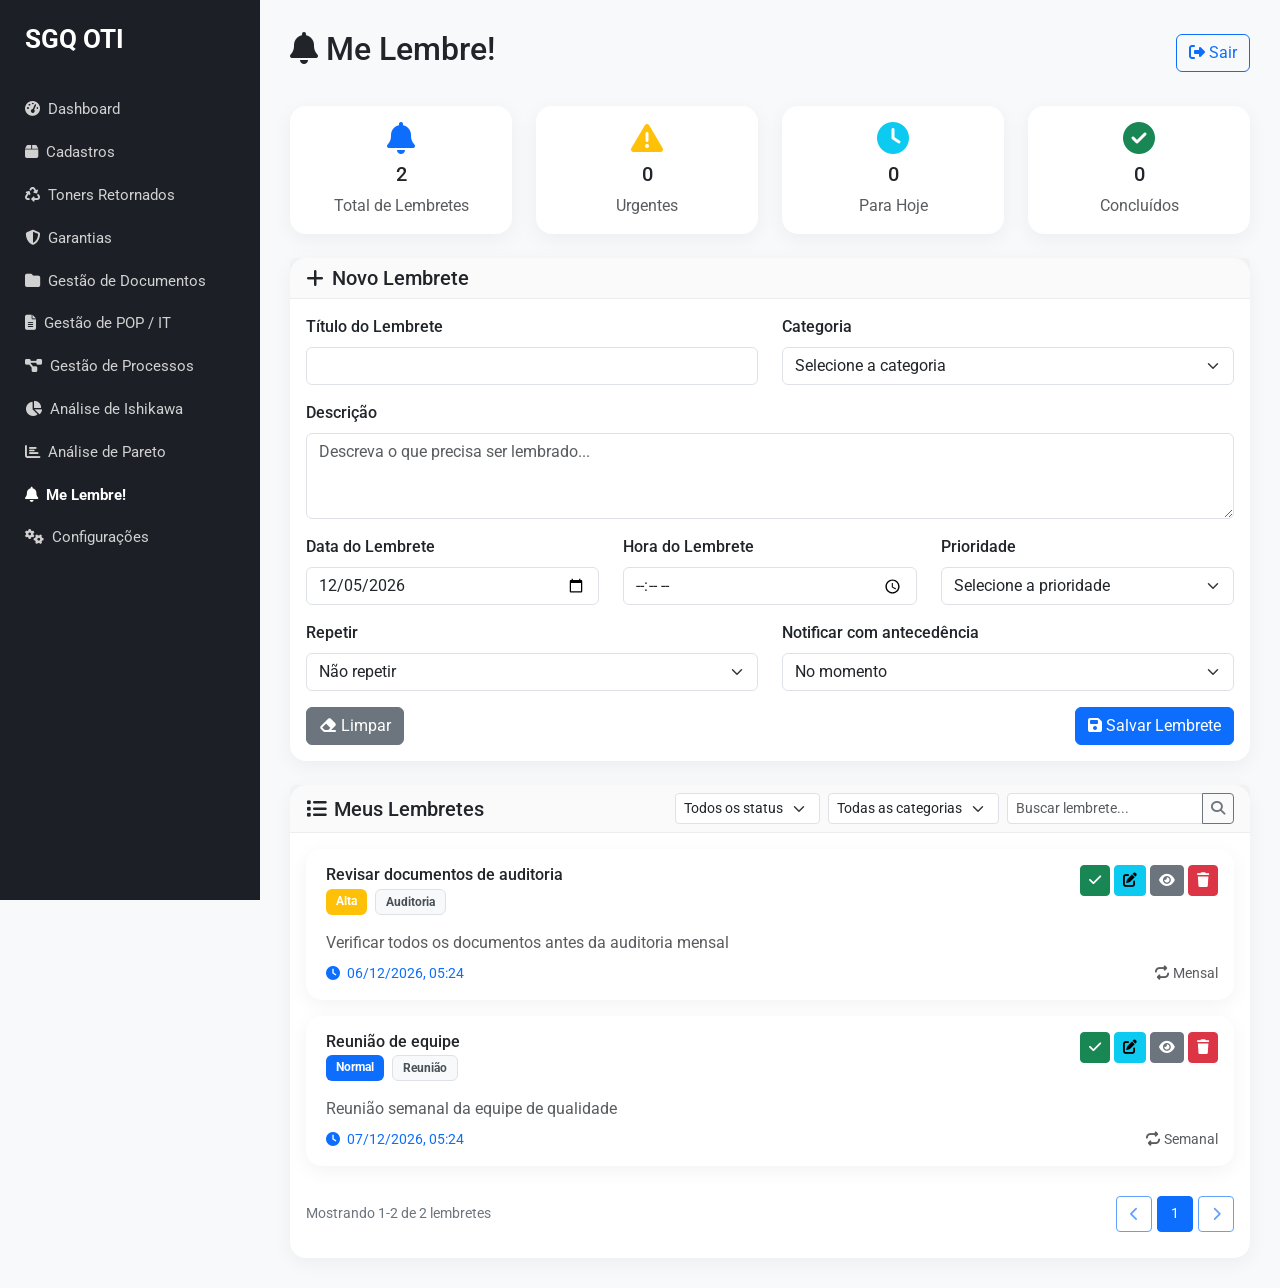
<file: me-lembre.html>
<!DOCTYPE html>
<html lang="pt-br">
<head>
  <meta charset="UTF-8" />
  <meta name="viewport" content="width=device-width, initial-scale=1.0" />
  <title>SGQ OTI - Me Lembre!</title>
  <link rel="stylesheet" href="https://cdn.jsdelivr.net/npm/bootstrap@5.3.0/dist/css/bootstrap.min.css" />
  <link rel="stylesheet" href="https://cdnjs.cloudflare.com/ajax/libs/font-awesome/6.4.0/css/all.min.css" />
  <link rel="stylesheet" href="https://fonts.googleapis.com/css2?family=Roboto:wght@400;700&display=swap" />
  <link rel="stylesheet" href="css/style.css" />
</head>
<body>
  <aside class="sidebar">
    <div class="logo">SGQ OTI</div>
    <ul>
      <li><a href="index.html"><i class="fas fa-tachometer-alt me-2"></i>Dashboard</a></li>
      <li>
        <a href="#"><i class="fas fa-box me-2"></i>Cadastros</a>
        <ul class="submenu">
          <li><a href="cadastro-toners.html">Cadastro de Toners</a></li>
          <li><a href="cadastro-fornecedores.html">Cadastro de Fornecedores</a></li>
          <li><a href="cadastro-filiais.html">Cadastro de Filiais</a></li>
          <li><a href="cadastro-setores.html">Cadastro de Setores</a></li>
          <li><a href="cadastro-clientes.html">Cadastro de Clientes</a></li>
          <li><a href="titulos-pop-it.html">Títulos de POP / IT</a></li>
          <li><a href="titulos-processos.html">Títulos de Processos</a></li>
          <li><a href="status-garantia.html">Cadastro de Status de Garantia</a></li>
        </ul>
      </li>
      <li>
        <a href="#"><i class="fas fa-recycle me-2"></i>Toners Retornados</a>
        <ul class="submenu">
          <li><a href="registro-retornados.html">Registro de Retornados</a></li>
          <li><a href="consulta-retornados.html">Consulta de Retornados</a></li>
        </ul>
      </li>
      <li>
        <a href="#"><i class="fas fa-shield-alt me-2"></i>Garantias</a>
        <ul class="submenu">
          <li><a href="#">Registrar Garantias</a></li>
          <li><a href="#">Consulta de Garantias</a></li>
        </ul>
      </li>
      <li>
        <a href="#"><i class="fas fa-folder me-2"></i>Gestão de Documentos</a>
        <ul class="submenu">
          <li><a href="#">Registro de Documentos</a></li>
        </ul>
      </li>
      <li>
        <a href="#"><i class="fas fa-file-alt me-2"></i>Gestão de POP / IT</a>
        <ul class="submenu">
          <li><a href="#">Registro de POP / IT</a></li>
          <li><a href="#">Visualizar POP / IT</a></li>
        </ul>
      </li>
      <li>
        <a href="#"><i class="fas fa-project-diagram me-2"></i>Gestão de Processos</a>
        <ul class="submenu">
          <li><a href="#">Registro de Processos</a></li>
          <li><a href="#">Visualizar Processos</a></li>
        </ul>
      </li>
      <li><a href="#"><i class="fas fa-chart-pie me-2"></i>Análise de Ishikawa</a></li>
      <li><a href="#"><i class="fas fa-chart-bar me-2"></i>Análise de Pareto</a></li>
      <li><a href="me-lembre.html" class="active"><i class="fas fa-bell me-2"></i>Me Lembre!</a></li>
      <li>
        <a href="#"><i class="fas fa-cogs me-2"></i>Configurações</a>
        <ul class="submenu">
          <li><a href="#">Perfis e Permissões</a></li>
          <li><a href="#">Usuários</a></li>
          <li><a href="parametros-retornados.html">Parâmetros do Retornados</a></li>
          <li><a href="#">APIs</a></li>
          <li><a href="#">SMTP</a></li>
        </ul>
      </li>
    </ul>
  </aside>
  <main class="content">
    <div class="header">
      <h2><i class="fas fa-bell me-2"></i>Me Lembre!</h2>
      <button class="btn btn-outline-primary"><i class="fas fa-sign-out-alt"></i> Sair</button>
    </div>
    
    <!-- Estatísticas rápidas -->
    <div class="row mb-4">
      <div class="col-md-3">
        <div class="card text-center">
          <div class="card-body">
            <i class="fas fa-bell text-primary fa-2x mb-2"></i>
            <h5 class="card-title" id="totalLembretes">0</h5>
            <p class="card-text text-muted">Total de Lembretes</p>
          </div>
        </div>
      </div>
      <div class="col-md-3">
        <div class="card text-center">
          <div class="card-body">
            <i class="fas fa-exclamation-triangle text-warning fa-2x mb-2"></i>
            <h5 class="card-title" id="lembretesUrgentes">0</h5>
            <p class="card-text text-muted">Urgentes</p>
          </div>
        </div>
      </div>
      <div class="col-md-3">
        <div class="card text-center">
          <div class="card-body">
            <i class="fas fa-clock text-info fa-2x mb-2"></i>
            <h5 class="card-title" id="lembretesHoje">0</h5>
            <p class="card-text text-muted">Para Hoje</p>
          </div>
        </div>
      </div>
      <div class="col-md-3">
        <div class="card text-center">
          <div class="card-body">
            <i class="fas fa-check-circle text-success fa-2x mb-2"></i>
            <h5 class="card-title" id="lembretesConcluidos">0</h5>
            <p class="card-text text-muted">Concluídos</p>
          </div>
        </div>
      </div>
    </div>
    
    <!-- Formulário de cadastro -->
    <div class="card mb-4">
      <div class="card-header">
        <h5 class="mb-0"><i class="fas fa-plus me-2"></i>Novo Lembrete</h5>
      </div>
      <div class="card-body">
        <form id="formLembrete">
          <div class="row mb-3">
            <div class="col-md-6">
              <label for="titulo" class="form-label">Título do Lembrete</label>
              <input type="text" class="form-control" id="titulo" required>
            </div>
            <div class="col-md-6">
              <label for="categoria" class="form-label">Categoria</label>
              <select class="form-select" id="categoria" required>
                <option value="" selected disabled>Selecione a categoria</option>
                <option value="Auditoria">Auditoria</option>
                <option value="Garantia">Garantia</option>
                <option value="Toner">Toner</option>
                <option value="Documento">Documento</option>
                <option value="Processo">Processo</option>
                <option value="Reunião">Reunião</option>
                <option value="Outros">Outros</option>
              </select>
            </div>
          </div>
          
          <div class="row mb-3">
            <div class="col-md-12">
              <label for="descricao" class="form-label">Descrição</label>
              <textarea class="form-control" id="descricao" rows="3" placeholder="Descreva o que precisa ser lembrado..."></textarea>
            </div>
          </div>
          
          <div class="row mb-3">
            <div class="col-md-4">
              <label for="dataLembrete" class="form-label">Data do Lembrete</label>
              <input type="date" class="form-control" id="dataLembrete" required>
            </div>
            <div class="col-md-4">
              <label for="horaLembrete" class="form-label">Hora do Lembrete</label>
              <input type="time" class="form-control" id="horaLembrete" required>
            </div>
            <div class="col-md-4">
              <label for="prioridade" class="form-label">Prioridade</label>
              <select class="form-select" id="prioridade" required>
                <option value="" selected disabled>Selecione a prioridade</option>
                <option value="Baixa">Baixa</option>
                <option value="Normal">Normal</option>
                <option value="Alta">Alta</option>
                <option value="Urgente">Urgente</option>
              </select>
            </div>
          </div>
          
          <div class="row mb-3">
            <div class="col-md-6">
              <label for="repetir" class="form-label">Repetir</label>
              <select class="form-select" id="repetir">
                <option value="Não">Não repetir</option>
                <option value="Diário">Diariamente</option>
                <option value="Semanal">Semanalmente</option>
                <option value="Mensal">Mensalmente</option>
                <option value="Anual">Anualmente</option>
              </select>
            </div>
            <div class="col-md-6">
              <label for="notificar" class="form-label">Notificar com antecedência</label>
              <select class="form-select" id="notificar">
                <option value="0">No momento</option>
                <option value="15">15 minutos antes</option>
                <option value="30">30 minutos antes</option>
                <option value="60">1 hora antes</option>
                <option value="1440">1 dia antes</option>
                <option value="10080">1 semana antes</option>
              </select>
            </div>
          </div>
          
          <div class="d-flex justify-content-between">
            <button type="button" class="btn btn-secondary" id="btnLimpar">
              <i class="fas fa-eraser me-1"></i>Limpar
            </button>
            <button type="button" class="btn btn-primary" id="btnSalvar">
              <i class="fas fa-save me-1"></i>Salvar Lembrete
            </button>
          </div>
        </form>
      </div>
    </div>
    
    <!-- Lista de lembretes -->
    <div class="card">
      <div class="card-header d-flex justify-content-between align-items-center">
        <h5 class="mb-0"><i class="fas fa-list me-2"></i>Meus Lembretes</h5>
        <div class="d-flex gap-2">
          <select class="form-select form-select-sm" id="filtroStatus" style="width: auto;">
            <option value="">Todos os status</option>
            <option value="Pendente">Pendentes</option>
            <option value="Concluído">Concluídos</option>
          </select>
          <select class="form-select form-select-sm" id="filtroCategoria" style="width: auto;">
            <option value="">Todas as categorias</option>
            <option value="Auditoria">Auditoria</option>
            <option value="Garantia">Garantia</option>
            <option value="Toner">Toner</option>
            <option value="Documento">Documento</option>
            <option value="Processo">Processo</option>
            <option value="Reunião">Reunião</option>
            <option value="Outros">Outros</option>
          </select>
          <div class="input-group" style="max-width: 250px;">
            <input type="text" class="form-control form-control-sm" placeholder="Buscar lembrete..." id="buscarLembrete">
            <button class="btn btn-outline-secondary btn-sm" type="button">
              <i class="fas fa-search"></i>
            </button>
          </div>
        </div>
      </div>
      <div class="card-body">
        <div id="listaLembretes">
          <!-- Os lembretes serão inseridos aqui via JavaScript -->
        </div>
        
        <!-- Controle de paginação -->
        <div id="paginacao" class="pagination-container">
          <!-- Controles de paginação serão inseridos via JavaScript -->
        </div>
      </div>
    </div>
  </main>
  
  <!-- Elemento para transição de página -->
  <div class="page-transition">
    <div class="spinner"></div>
  </div>
  
  <!-- Modal de mensagens -->
  <div class="message-modal" id="messageModal">
    <div class="message-content">
      <div class="message-icon"><i class="fas fa-check-circle"></i></div>
      <div class="message-text" id="messageText">Operação realizada com sucesso!</div>
    </div>
    <button class="close-btn" id="closeMessage"><i class="fas fa-times"></i></button>
  </div>
  
  <!-- Modal de detalhes do lembrete -->
  <div class="modal fade" id="modalDetalhes" tabindex="-1">
    <div class="modal-dialog">
      <div class="modal-content">
        <div class="modal-header">
          <h5 class="modal-title"><i class="fas fa-info-circle me-2"></i>Detalhes do Lembrete</h5>
          <button type="button" class="btn-close" data-bs-dismiss="modal"></button>
        </div>
        <div class="modal-body" id="modalDetalhesBody">
          <!-- Conteúdo será inserido via JavaScript -->
        </div>
        <div class="modal-footer">
          <button type="button" class="btn btn-secondary" data-bs-dismiss="modal">Fechar</button>
        </div>
      </div>
    </div>
  </div>
  
  <script src="https://cdn.jsdelivr.net/npm/bootstrap@5.3.0/dist/js/bootstrap.bundle.min.js"></script>
  <script src="js/script.js"></script>
  <script src="js/me-lembre.js"></script>
  
  <script>
    // Script para adicionar transição entre páginas
    document.addEventListener('DOMContentLoaded', function() {
      // Adicionar evento de clique em todos os links de navegação
      document.querySelectorAll('a[href]:not([href^="#"])').forEach(link => {
        link.addEventListener('click', function(e) {
          const href = this.getAttribute('href');
          if (href && href !== '#' && !href.startsWith('javascript')) {
            e.preventDefault();
            const transition = document.querySelector('.page-transition');
            transition.classList.add('active');
            
            setTimeout(() => {
              window.location.href = href;
            }, 300);
          }
        });
      });
      
      // Animação ao carregar a página
      window.addEventListener('load', function() {
        const transition = document.querySelector('.page-transition');
        if (transition.classList.contains('active')) {
          setTimeout(() => {
            transition.classList.remove('active');
          }, 300);
        }
      });
    });
  </script>
</body>
</html>
</file>
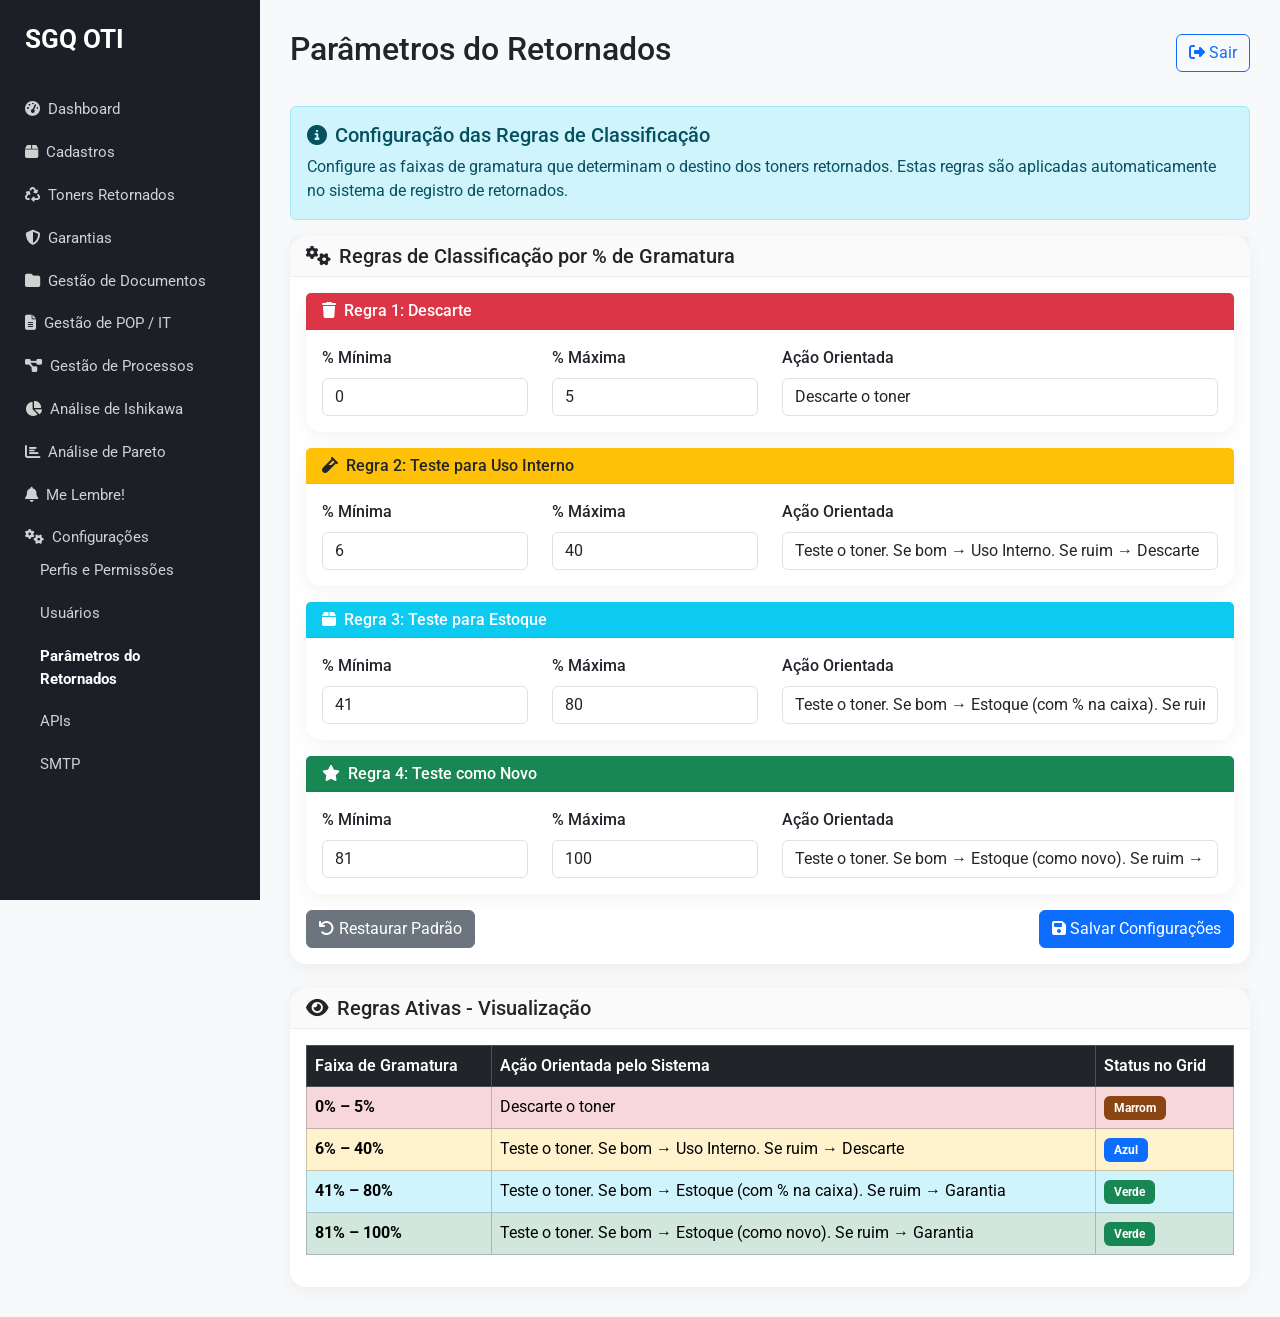
<file: parametros-retornados.html>
<!DOCTYPE html>
<html lang="pt-br">
<head>
  <meta charset="UTF-8" />
  <meta name="viewport" content="width=device-width, initial-scale=1.0" />
  <title>SGQ OTI - Parâmetros do Retornados</title>
  <link rel="stylesheet" href="https://cdn.jsdelivr.net/npm/bootstrap@5.3.0/dist/css/bootstrap.min.css" />
  <link rel="stylesheet" href="https://cdnjs.cloudflare.com/ajax/libs/font-awesome/6.4.0/css/all.min.css" />
  <link rel="stylesheet" href="https://fonts.googleapis.com/css2?family=Roboto:wght@400;700&display=swap" />
  <link rel="stylesheet" href="css/style.css" />
</head>
<body>
  <aside class="sidebar">
    <div class="logo">SGQ OTI</div>
    <ul>
      <li><a href="index.html"><i class="fas fa-tachometer-alt me-2"></i>Dashboard</a></li>
      <li>
        <a href="#"><i class="fas fa-box me-2"></i>Cadastros</a>
        <ul class="submenu">
          <li><a href="cadastro-toners.html">Cadastro de Toners</a></li>
          <li><a href="cadastro-fornecedores.html">Cadastro de Fornecedores</a></li>
          <li><a href="cadastro-filiais.html">Cadastro de Filiais</a></li>
          <li><a href="cadastro-setores.html">Cadastro de Setores</a></li>
          <li><a href="cadastro-clientes.html">Cadastro de Clientes</a></li>
          <li><a href="titulos-pop-it.html">Títulos de POP / IT</a></li>
          <li><a href="titulos-processos.html">Títulos de Processos</a></li>
          <li><a href="status-garantia.html">Cadastro de Status de Garantia</a></li>
        </ul>
      </li>
      <li>
        <a href="#"><i class="fas fa-recycle me-2"></i>Toners Retornados</a>
        <ul class="submenu">
          <li><a href="registro-retornados.html">Registro de Retornados</a></li>
          <li><a href="consulta-retornados.html">Consulta de Retornados</a></li>
        </ul>
      </li>
      <li>
        <a href="#"><i class="fas fa-shield-alt me-2"></i>Garantias</a>
        <ul class="submenu">
          <li><a href="#">Registrar Garantias</a></li>
          <li><a href="#">Consulta de Garantias</a></li>
        </ul>
      </li>
      <li>
        <a href="#"><i class="fas fa-folder me-2"></i>Gestão de Documentos</a>
        <ul class="submenu">
          <li><a href="#">Registro de Documentos</a></li>
        </ul>
      </li>
      <li>
        <a href="#"><i class="fas fa-file-alt me-2"></i>Gestão de POP / IT</a>
        <ul class="submenu">
          <li><a href="#">Registro de POP / IT</a></li>
          <li><a href="#">Visualizar POP / IT</a></li>
        </ul>
      </li>
      <li>
        <a href="#"><i class="fas fa-project-diagram me-2"></i>Gestão de Processos</a>
        <ul class="submenu">
          <li><a href="#">Registro de Processos</a></li>
          <li><a href="#">Visualizar Processos</a></li>
        </ul>
      </li>
      <li><a href="#"><i class="fas fa-chart-pie me-2"></i>Análise de Ishikawa</a></li>
      <li><a href="#"><i class="fas fa-chart-bar me-2"></i>Análise de Pareto</a></li>
      <li><a href="me-lembre.html"><i class="fas fa-bell me-2"></i>Me Lembre!</a></li>
      <li>
        <a href="#"><i class="fas fa-cogs me-2"></i>Configurações</a>
        <ul class="submenu show">
          <li><a href="#">Perfis e Permissões</a></li>
          <li><a href="#">Usuários</a></li>
          <li><a href="parametros-retornados.html" class="active">Parâmetros do Retornados</a></li>
          <li><a href="#">APIs</a></li>
          <li><a href="#">SMTP</a></li>
        </ul>
      </li>
    </ul>
  </aside>
  <main class="content">
    <div class="header">
      <h2>Parâmetros do Retornados</h2>
      <button class="btn btn-outline-primary"><i class="fas fa-sign-out-alt"></i> Sair</button>
    </div>
    
    <div class="alert alert-info">
      <h5><i class="fas fa-info-circle me-2"></i>Configuração das Regras de Classificação</h5>
      <p class="mb-0">Configure as faixas de gramatura que determinam o destino dos toners retornados. Estas regras são aplicadas automaticamente no sistema de registro de retornados.</p>
    </div>
    
    <div class="card mb-4">
      <div class="card-header">
        <h5 class="mb-0"><i class="fas fa-cogs me-2"></i>Regras de Classificação por % de Gramatura</h5>
      </div>
      <div class="card-body">
        <form id="formParametros">
          <!-- Regra 1: Descarte -->
          <div class="card mb-3 border-danger">
            <div class="card-header bg-danger text-white">
              <h6 class="mb-0"><i class="fas fa-trash me-2"></i>Regra 1: Descarte</h6>
            </div>
            <div class="card-body">
              <div class="row">
                <div class="col-md-3">
                  <label for="descarte_min" class="form-label">% Mínima</label>
                  <input type="number" class="form-control" id="descarte_min" min="0" max="100" step="0.1" value="0">
                </div>
                <div class="col-md-3">
                  <label for="descarte_max" class="form-label">% Máxima</label>
                  <input type="number" class="form-control" id="descarte_max" min="0" max="100" step="0.1" value="5">
                </div>
                <div class="col-md-6">
                  <label for="descarte_acao" class="form-label">Ação Orientada</label>
                  <input type="text" class="form-control" id="descarte_acao" value="Descarte o toner" readonly>
                </div>
              </div>
            </div>
          </div>
          
          <!-- Regra 2: Teste para Uso Interno -->
          <div class="card mb-3 border-warning">
            <div class="card-header bg-warning text-dark">
              <h6 class="mb-0"><i class="fas fa-vial me-2"></i>Regra 2: Teste para Uso Interno</h6>
            </div>
            <div class="card-body">
              <div class="row">
                <div class="col-md-3">
                  <label for="uso_interno_min" class="form-label">% Mínima</label>
                  <input type="number" class="form-control" id="uso_interno_min" min="0" max="100" step="0.1" value="6">
                </div>
                <div class="col-md-3">
                  <label for="uso_interno_max" class="form-label">% Máxima</label>
                  <input type="number" class="form-control" id="uso_interno_max" min="0" max="100" step="0.1" value="40">
                </div>
                <div class="col-md-6">
                  <label for="uso_interno_acao" class="form-label">Ação Orientada</label>
                  <input type="text" class="form-control" id="uso_interno_acao" value="Teste o toner. Se bom → Uso Interno. Se ruim → Descarte" readonly>
                </div>
              </div>
            </div>
          </div>
          
          <!-- Regra 3: Teste para Estoque -->
          <div class="card mb-3 border-info">
            <div class="card-header bg-info text-white">
              <h6 class="mb-0"><i class="fas fa-box me-2"></i>Regra 3: Teste para Estoque</h6>
            </div>
            <div class="card-body">
              <div class="row">
                <div class="col-md-3">
                  <label for="estoque_min" class="form-label">% Mínima</label>
                  <input type="number" class="form-control" id="estoque_min" min="0" max="100" step="0.1" value="41">
                </div>
                <div class="col-md-3">
                  <label for="estoque_max" class="form-label">% Máxima</label>
                  <input type="number" class="form-control" id="estoque_max" min="0" max="100" step="0.1" value="80">
                </div>
                <div class="col-md-6">
                  <label for="estoque_acao" class="form-label">Ação Orientada</label>
                  <input type="text" class="form-control" id="estoque_acao" value="Teste o toner. Se bom → Estoque (com % na caixa). Se ruim → Garantia" readonly>
                </div>
              </div>
            </div>
          </div>
          
          <!-- Regra 4: Teste como Novo -->
          <div class="card mb-3 border-success">
            <div class="card-header bg-success text-white">
              <h6 class="mb-0"><i class="fas fa-star me-2"></i>Regra 4: Teste como Novo</h6>
            </div>
            <div class="card-body">
              <div class="row">
                <div class="col-md-3">
                  <label for="novo_min" class="form-label">% Mínima</label>
                  <input type="number" class="form-control" id="novo_min" min="0" max="100" step="0.1" value="81">
                </div>
                <div class="col-md-3">
                  <label for="novo_max" class="form-label">% Máxima</label>
                  <input type="number" class="form-control" id="novo_max" min="0" max="100" step="0.1" value="100">
                </div>
                <div class="col-md-6">
                  <label for="novo_acao" class="form-label">Ação Orientada</label>
                  <input type="text" class="form-control" id="novo_acao" value="Teste o toner. Se bom → Estoque (como novo). Se ruim → Garantia" readonly>
                </div>
              </div>
            </div>
          </div>
          
          <div class="d-flex justify-content-between">
            <button type="button" class="btn btn-secondary" id="btnRestaurarPadrao">
              <i class="fas fa-undo me-1"></i>Restaurar Padrão
            </button>
            <button type="button" class="btn btn-primary" id="btnSalvar">
              <i class="fas fa-save me-1"></i>Salvar Configurações
            </button>
          </div>
        </form>
      </div>
    </div>
    
    <!-- Visualização das Regras Ativas -->
    <div class="card">
      <div class="card-header">
        <h5 class="mb-0"><i class="fas fa-eye me-2"></i>Regras Ativas - Visualização</h5>
      </div>
      <div class="card-body">
        <div class="table-responsive">
          <table class="table table-bordered">
            <thead class="table-dark">
              <tr>
                <th>Faixa de Gramatura</th>
                <th>Ação Orientada pelo Sistema</th>
                <th>Status no Grid</th>
              </tr>
            </thead>
            <tbody id="tabelaRegras">
              <!-- Será preenchida via JavaScript -->
            </tbody>
          </table>
        </div>
      </div>
    </div>
  </main>
  
  <!-- Elemento para transição de página -->
  <div class="page-transition">
    <div class="spinner"></div>
  </div>
  
  <!-- Modal de mensagens -->
  <div class="message-modal" id="messageModal">
    <div class="message-content">
      <div class="message-icon"><i class="fas fa-check-circle"></i></div>
      <div class="message-text" id="messageText">Operação realizada com sucesso!</div>
    </div>
    <button class="close-btn" id="closeMessage"><i class="fas fa-times"></i></button>
  </div>
  
  <script src="https://cdn.jsdelivr.net/npm/bootstrap@5.3.0/dist/js/bootstrap.bundle.min.js"></script>
  <script src="js/script.js"></script>
  <script src="js/parametros-retornados.js"></script>
  
  <script>
    // Script para adicionar transição entre páginas
    document.addEventListener('DOMContentLoaded', function() {
      document.querySelectorAll('a[href]:not([href^="#"])').forEach(link => {
        link.addEventListener('click', function(e) {
          const href = this.getAttribute('href');
          if (href && href !== '#' && !href.startsWith('javascript')) {
            e.preventDefault();
            const transition = document.querySelector('.page-transition');
            transition.classList.add('active');
            
            setTimeout(() => {
              window.location.href = href;
            }, 300);
          }
        });
      });
      
      window.addEventListener('load', function() {
        const transition = document.querySelector('.page-transition');
        if (transition.classList.contains('active')) {
          setTimeout(() => {
            transition.classList.remove('active');
          }, 300);
        }
      });
    });
  </script>
</body>
</html>
</file>
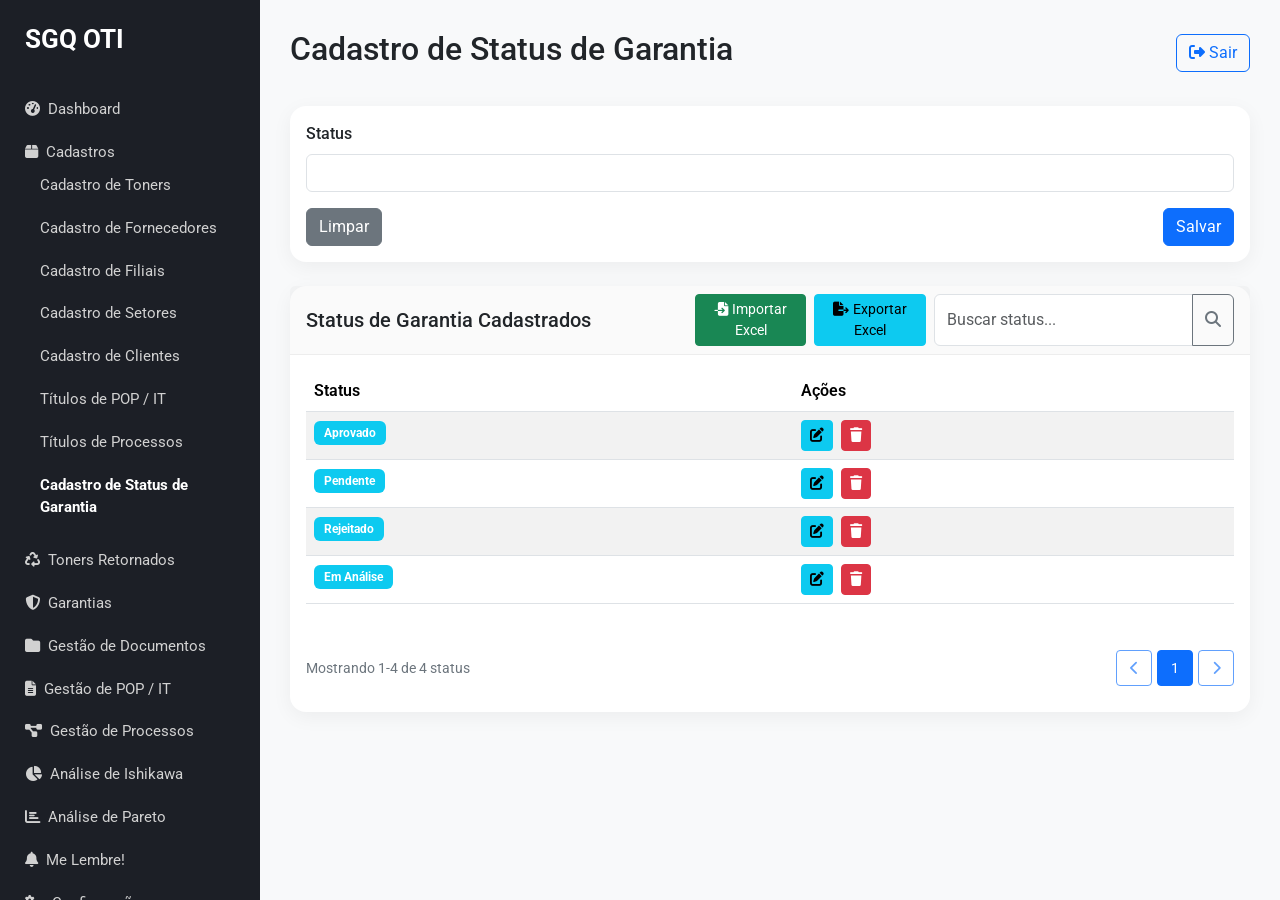
<file: status-garantia.html>
<!DOCTYPE html>
<html lang="pt-br">
<head>
  <meta charset="UTF-8" />
  <meta name="viewport" content="width=device-width, initial-scale=1.0" />
  <title>SGQ OTI - Cadastro de Status de Garantia</title>
  <link rel="stylesheet" href="https://cdn.jsdelivr.net/npm/bootstrap@5.3.0/dist/css/bootstrap.min.css" />
  <link rel="stylesheet" href="https://cdnjs.cloudflare.com/ajax/libs/font-awesome/6.4.0/css/all.min.css" />
  <link rel="stylesheet" href="https://fonts.googleapis.com/css2?family=Roboto:wght@400;700&display=swap" />
  <link rel="stylesheet" href="css/style.css" />
</head>
<body>
  <aside class="sidebar">
    <div class="logo">SGQ OTI</div>
    <ul>
      <li><a href="index.html"><i class="fas fa-tachometer-alt me-2"></i>Dashboard</a></li>
      <li>
        <a href="#"><i class="fas fa-box me-2"></i>Cadastros</a>
        <ul class="submenu show">
          <li><a href="cadastro-toners.html">Cadastro de Toners</a></li>
          <li><a href="cadastro-fornecedores.html">Cadastro de Fornecedores</a></li>
          <li><a href="cadastro-filiais.html">Cadastro de Filiais</a></li>
          <li><a href="cadastro-setores.html">Cadastro de Setores</a></li>
          <li><a href="cadastro-clientes.html">Cadastro de Clientes</a></li>
          <li><a href="titulos-pop-it.html">Títulos de POP / IT</a></li>
          <li><a href="titulos-processos.html">Títulos de Processos</a></li>
          <li><a href="status-garantia.html" class="active">Cadastro de Status de Garantia</a></li>
        </ul>
      </li>
      <li>
        <a href="#"><i class="fas fa-recycle me-2"></i>Toners Retornados</a>
        <ul class="submenu">
          <li><a href="registro-retornados.html">Registro de Retornados</a></li>
          <li><a href="consulta-retornados.html">Consulta de Retornados</a></li>
        </ul>
      </li>
      <li>
        <a href="#"><i class="fas fa-shield-alt me-2"></i>Garantias</a>
        <ul class="submenu">
          <li><a href="#">Registrar Garantias</a></li>
          <li><a href="#">Consulta de Garantias</a></li>
        </ul>
      </li>
      <li>
        <a href="#"><i class="fas fa-folder me-2"></i>Gestão de Documentos</a>
        <ul class="submenu">
          <li><a href="#">Registro de Documentos</a></li>
        </ul>
      </li>
      <li>
        <a href="#"><i class="fas fa-file-alt me-2"></i>Gestão de POP / IT</a>
        <ul class="submenu">
          <li><a href="#">Registro de POP / IT</a></li>
          <li><a href="#">Visualizar POP / IT</a></li>
        </ul>
      </li>
      <li>
        <a href="#"><i class="fas fa-project-diagram me-2"></i>Gestão de Processos</a>
        <ul class="submenu">
          <li><a href="#">Registro de Processos</a></li>
          <li><a href="#">Visualizar Processos</a></li>
        </ul>
      </li>
      <li><a href="#"><i class="fas fa-chart-pie me-2"></i>Análise de Ishikawa</a></li>
      <li><a href="#"><i class="fas fa-chart-bar me-2"></i>Análise de Pareto</a></li>
      <li><a href="me-lembre.html"><i class="fas fa-bell me-2"></i>Me Lembre!</a></li>
      <li>
        <a href="#"><i class="fas fa-cogs me-2"></i>Configurações</a>
        <ul class="submenu">
          <li><a href="#">Perfis e Permissões</a></li>
          <li><a href="#">Usuários</a></li>
          <li><a href="parametros-retornados.html">Parâmetros do Retornados</a></li>
          <li><a href="#">APIs</a></li>
          <li><a href="#">SMTP</a></li>
        </ul>
      </li>
    </ul>
  </aside>
  <main class="content">
    <div class="header">
      <h2>Cadastro de Status de Garantia</h2>
      <button class="btn btn-outline-primary"><i class="fas fa-sign-out-alt"></i> Sair</button>
    </div>
    
    <div class="card mb-4">
      <div class="card-body">
        <form id="formCadastroStatus">
          <div class="row mb-3">
            <div class="col-md-12">
              <label for="status" class="form-label">Status</label>
              <input type="text" class="form-control" id="status" required>
            </div>
          </div>
          
          <div class="d-flex justify-content-between">
            <button type="button" class="btn btn-secondary" id="btnLimpar">Limpar</button>
            <div>
              <button type="button" class="btn btn-primary" id="btnSalvar">Salvar</button>
            </div>
          </div>
        </form>
      </div>
    </div>
    
    <div class="card">
      <div class="card-header d-flex justify-content-between align-items-center">
        <h5 class="mb-0">Status de Garantia Cadastrados</h5>
        <div class="d-flex gap-2">
          <button class="btn btn-success btn-sm" id="btnImportar">
            <i class="fas fa-file-import me-1"></i>Importar Excel
          </button>
          <button class="btn btn-info btn-sm" id="btnExportar">
            <i class="fas fa-file-export me-1"></i>Exportar Excel
          </button>
          <div class="input-group" style="max-width: 300px;">
            <input type="text" class="form-control" placeholder="Buscar status..." id="buscarStatus">
            <button class="btn btn-outline-secondary" type="button"><i class="fas fa-search"></i></button>
          </div>
        </div>
      </div>
      <div class="card-body">
        <div class="table-responsive">
          <table class="table table-striped table-hover">
            <thead>
              <tr>
                <th>Status</th>
                <th>Ações</th>
              </tr>
            </thead>
            <tbody id="tabelaStatus">
              <!-- Os dados serão inseridos via JavaScript -->
            </tbody>
          </table>
        </div>
        <!-- Controle de paginação -->
        <div id="paginacao" class="pagination-container">
          <!-- Controles de paginação serão inseridos via JavaScript -->
        </div>
      </div>
    </div>
  </main>
  
  <!-- Modal de Edição -->
  <div class="modal fade" id="modalEdicao" tabindex="-1">
    <div class="modal-dialog">
      <div class="modal-content">
        <div class="modal-header">
          <h5 class="modal-title">Editar Status de Garantia</h5>
          <button type="button" class="btn-close" data-bs-dismiss="modal"></button>
        </div>
        <div class="modal-body">
          <form id="formEdicao">
            <div class="mb-3">
              <label for="editStatus" class="form-label">Status</label>
              <input type="text" class="form-control" id="editStatus" required>
            </div>
          </form>
        </div>
        <div class="modal-footer">
          <button type="button" class="btn btn-secondary" data-bs-dismiss="modal">Cancelar</button>
          <button type="button" class="btn btn-primary" id="btnSalvarEdicao">Salvar Alterações</button>
        </div>
      </div>
    </div>
  </div>
  
  <!-- Modal de Confirmação de Exclusão -->
  <div class="modal fade" id="modalExclusao" tabindex="-1">
    <div class="modal-dialog">
      <div class="modal-content">
        <div class="modal-header">
          <h5 class="modal-title">Confirmar Exclusão</h5>
          <button type="button" class="btn-close" data-bs-dismiss="modal"></button>
        </div>
        <div class="modal-body">
          <p>Tem certeza que deseja excluir este status?</p>
          <p class="text-muted">Esta ação não pode ser desfeita.</p>
        </div>
        <div class="modal-footer">
          <button type="button" class="btn btn-secondary" data-bs-dismiss="modal">Cancelar</button>
          <button type="button" class="btn btn-danger" id="btnConfirmarExclusao">Excluir</button>
        </div>
      </div>
    </div>
  </div>
  
  <!-- Modal de Importação -->
  <div class="modal fade" id="modalImportacao" tabindex="-1">
    <div class="modal-dialog modal-lg">
      <div class="modal-content">
        <div class="modal-header">
          <h5 class="modal-title">Importar Status do Excel</h5>
          <button type="button" class="btn-close" data-bs-dismiss="modal"></button>
        </div>
        <div class="modal-body">
          <div class="alert alert-info">
            <h6>Instruções para importação:</h6>
            <ul>
              <li>O arquivo deve estar no formato .xlsx ou .xls</li>
              <li>A primeira linha deve conter os cabeçalhos</li>
              <li>A coluna deve ser: Status</li>
            </ul>
          </div>
          
          <div class="mb-3">
            <label for="arquivoImportacao" class="form-label">Selecionar arquivo Excel:</label>
            <input type="file" class="form-control" id="arquivoImportacao" accept=".xlsx,.xls">
          </div>
          
          <div class="mb-3">
            <a href="#" class="btn btn-outline-primary" id="btnBaixarModelo">
              <i class="fas fa-download me-1"></i>Baixar Modelo de Planilha
            </a>
          </div>
        </div>
        <div class="modal-footer">
          <button type="button" class="btn btn-secondary" data-bs-dismiss="modal">Cancelar</button>
          <button type="button" class="btn btn-success" id="btnProcessarImportacao">Importar</button>
        </div>
      </div>
    </div>
  </div>
  
  <!-- Modal de Exportação -->
  <div class="modal fade" id="modalExportacao" tabindex="-1">
    <div class="modal-dialog">
      <div class="modal-content">
        <div class="modal-header">
          <h5 class="modal-title">Exportar Status para Excel</h5>
          <button type="button" class="btn-close" data-bs-dismiss="modal"></button>
        </div>
        <div class="modal-body">
          <div class="mb-3">
            <label for="dataInicio" class="form-label">Data de início:</label>
            <input type="date" class="form-control" id="dataInicio">
          </div>
          <div class="mb-3">
            <label for="dataFim" class="form-label">Data de fim:</label>
            <input type="date" class="form-control" id="dataFim">
          </div>
          <div class="form-check">
            <input class="form-check-input" type="checkbox" id="exportarTodos" checked>
            <label class="form-check-label" for="exportarTodos">
              Exportar todos os registros (ignorar filtro de data)
            </label>
          </div>
        </div>
        <div class="modal-footer">
          <button type="button" class="btn btn-secondary" data-bs-dismiss="modal">Cancelar</button>
          <button type="button" class="btn btn-info" id="btnProcessarExportacao">Exportar</button>
        </div>
      </div>
    </div>
  </div>
  
  <!-- Elemento para transição de página -->
  <div class="page-transition">
    <div class="spinner"></div>
  </div>
  
  <!-- Modal de mensagens -->
  <div class="message-modal" id="messageModal">
    <div class="message-content">
      <div class="message-icon"><i class="fas fa-check-circle"></i></div>
      <div class="message-text" id="messageText">Operação realizada com sucesso!</div>
    </div>
    <button class="close-btn" id="closeMessage"><i class="fas fa-times"></i></button>
  </div>
  
  <script src="https://cdn.jsdelivr.net/npm/bootstrap@5.3.0/dist/js/bootstrap.bundle.min.js"></script>
  <script src="js/script.js"></script>
  <script src="js/status-garantia.js"></script>
  
  <script>
    // Script para adicionar transição entre páginas
    document.addEventListener('DOMContentLoaded', function() {
      document.querySelectorAll('a[href]:not([href^="#"])').forEach(link => {
        link.addEventListener('click', function(e) {
          const href = this.getAttribute('href');
          if (href && href !== '#' && !href.startsWith('javascript')) {
            e.preventDefault();
            const transition = document.querySelector('.page-transition');
            transition.classList.add('active');
            
            setTimeout(() => {
              window.location.href = href;
            }, 300);
          }
        });
      });
      
      window.addEventListener('load', function() {
        const transition = document.querySelector('.page-transition');
        if (transition.classList.contains('active')) {
          setTimeout(() => {
            transition.classList.remove('active');
          }, 300);
        }
      });
    });
  </script>
</body>
</html>
</file>
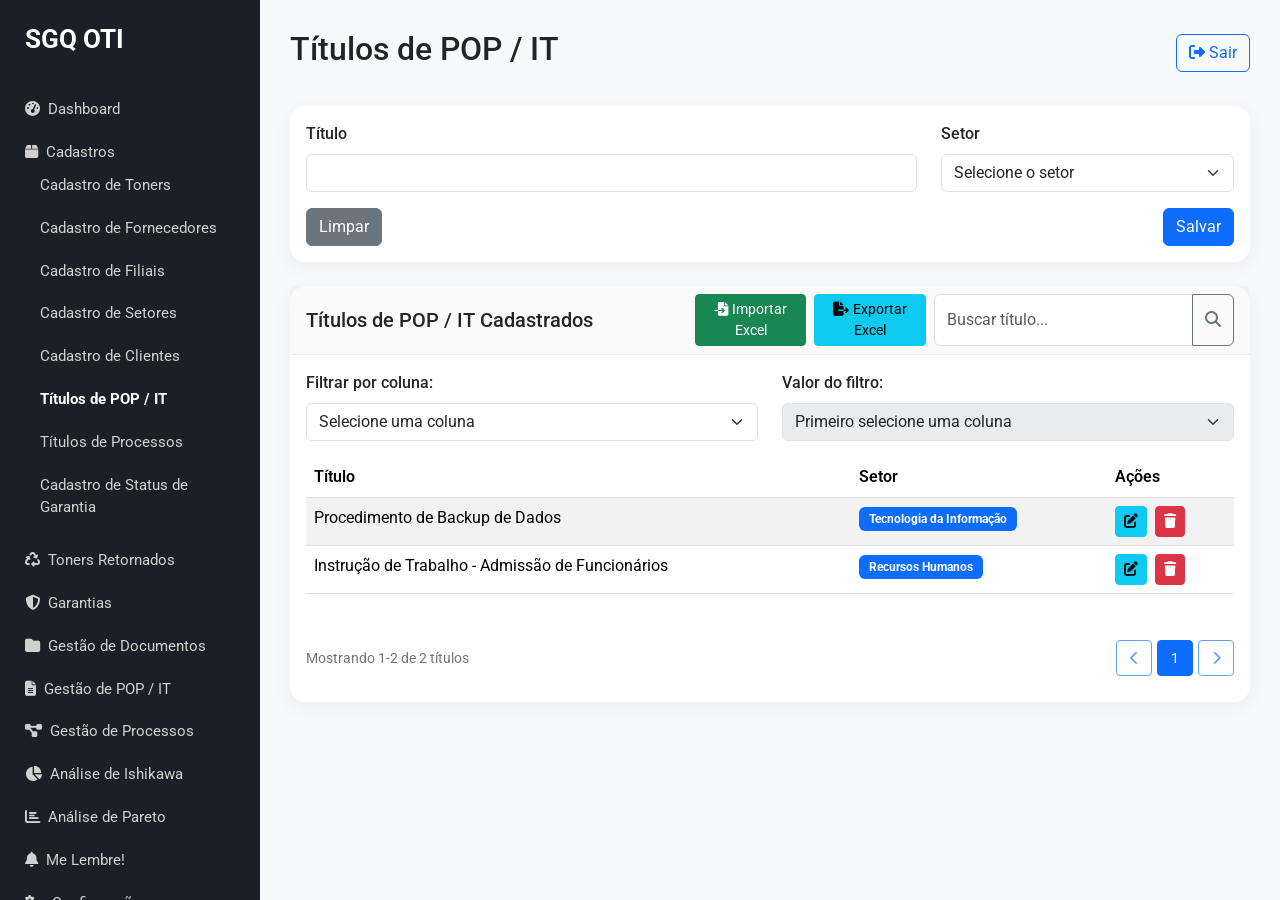
<file: titulos-pop-it.html>
<!DOCTYPE html>
<html lang="pt-br">
<head>
  <meta charset="UTF-8" />
  <meta name="viewport" content="width=device-width, initial-scale=1.0" />
  <title>SGQ OTI - Títulos de POP / IT</title>
  <link rel="stylesheet" href="https://cdn.jsdelivr.net/npm/bootstrap@5.3.0/dist/css/bootstrap.min.css" />
  <link rel="stylesheet" href="https://cdnjs.cloudflare.com/ajax/libs/font-awesome/6.4.0/css/all.min.css" />
  <link rel="stylesheet" href="https://fonts.googleapis.com/css2?family=Roboto:wght@400;700&display=swap" />
  <link rel="stylesheet" href="css/style.css" />
</head>
<body>
  <aside class="sidebar">
    <div class="logo">SGQ OTI</div>
    <ul>
      <li><a href="index.html"><i class="fas fa-tachometer-alt me-2"></i>Dashboard</a></li>
      <li>
        <a href="#"><i class="fas fa-box me-2"></i>Cadastros</a>
        <ul class="submenu show">
          <li><a href="cadastro-toners.html">Cadastro de Toners</a></li>
          <li><a href="cadastro-fornecedores.html">Cadastro de Fornecedores</a></li>
          <li><a href="cadastro-filiais.html">Cadastro de Filiais</a></li>
          <li><a href="cadastro-setores.html">Cadastro de Setores</a></li>
          <li><a href="cadastro-clientes.html">Cadastro de Clientes</a></li>
          <li><a href="titulos-pop-it.html" class="active">Títulos de POP / IT</a></li>
          <li><a href="titulos-processos.html">Títulos de Processos</a></li>
          <li><a href="status-garantia.html">Cadastro de Status de Garantia</a></li>
        </ul>
      </li>
      <li>
        <a href="#"><i class="fas fa-recycle me-2"></i>Toners Retornados</a>
        <ul class="submenu">
          <li><a href="registro-retornados.html">Registro de Retornados</a></li>
          <li><a href="consulta-retornados.html">Consulta de Retornados</a></li>
        </ul>
      </li>
      <li>
        <a href="#"><i class="fas fa-shield-alt me-2"></i>Garantias</a>
        <ul class="submenu">
          <li><a href="#">Registrar Garantias</a></li>
          <li><a href="#">Consulta de Garantias</a></li>
        </ul>
      </li>
      <li>
        <a href="#"><i class="fas fa-folder me-2"></i>Gestão de Documentos</a>
        <ul class="submenu">
          <li><a href="#">Registro de Documentos</a></li>
        </ul>
      </li>
      <li>
        <a href="#"><i class="fas fa-file-alt me-2"></i>Gestão de POP / IT</a>
        <ul class="submenu">
          <li><a href="#">Registro de POP / IT</a></li>
          <li><a href="#">Visualizar POP / IT</a></li>
        </ul>
      </li>
      <li>
        <a href="#"><i class="fas fa-project-diagram me-2"></i>Gestão de Processos</a>
        <ul class="submenu">
          <li><a href="#">Registro de Processos</a></li>
          <li><a href="#">Visualizar Processos</a></li>
        </ul>
      </li>
      <li><a href="#"><i class="fas fa-chart-pie me-2"></i>Análise de Ishikawa</a></li>
      <li><a href="#"><i class="fas fa-chart-bar me-2"></i>Análise de Pareto</a></li>
      <li><a href="me-lembre.html"><i class="fas fa-bell me-2"></i>Me Lembre!</a></li>
      <li>
        <a href="#"><i class="fas fa-cogs me-2"></i>Configurações</a>
        <ul class="submenu">
          <li><a href="#">Perfis e Permissões</a></li>
          <li><a href="#">Usuários</a></li>
          <li><a href="parametros-retornados.html">Parâmetros do Retornados</a></li>
          <li><a href="#">APIs</a></li>
          <li><a href="#">SMTP</a></li>
        </ul>
      </li>
    </ul>
  </aside>
  <main class="content">
    <div class="header">
      <h2>Títulos de POP / IT</h2>
      <button class="btn btn-outline-primary"><i class="fas fa-sign-out-alt"></i> Sair</button>
    </div>
    
    <div class="card mb-4">
      <div class="card-body">
        <form id="formCadastroTitulo">
          <div class="row mb-3">
            <div class="col-md-8">
              <label for="titulo" class="form-label">Título</label>
              <input type="text" class="form-control" id="titulo" required>
            </div>
            <div class="col-md-4">
              <label for="setor" class="form-label">Setor</label>
              <select class="form-select" id="setor" required>
                <option value="" selected disabled>Selecione o setor</option>
                <!-- Opções serão carregadas via JavaScript -->
              </select>
            </div>
          </div>
          
          <div class="d-flex justify-content-between">
            <button type="button" class="btn btn-secondary" id="btnLimpar">Limpar</button>
            <div>
              <button type="button" class="btn btn-primary" id="btnSalvar">Salvar</button>
            </div>
          </div>
        </form>
      </div>
    </div>
    
    <div class="card">
      <div class="card-header d-flex justify-content-between align-items-center">
        <h5 class="mb-0">Títulos de POP / IT Cadastrados</h5>
        <div class="d-flex gap-2">
          <button class="btn btn-success btn-sm" id="btnImportar">
            <i class="fas fa-file-import me-1"></i>Importar Excel
          </button>
          <button class="btn btn-info btn-sm" id="btnExportar">
            <i class="fas fa-file-export me-1"></i>Exportar Excel
          </button>
          <div class="input-group" style="max-width: 300px;">
            <input type="text" class="form-control" placeholder="Buscar título..." id="buscarTitulo">
            <button class="btn btn-outline-secondary" type="button"><i class="fas fa-search"></i></button>
          </div>
        </div>
      </div>
      <div class="card-body">
        <div class="row mb-3">
          <div class="col-md-6">
            <label for="filtroColuna" class="form-label">Filtrar por coluna:</label>
            <select class="form-select" id="filtroColuna">
              <option value="">Selecione uma coluna</option>
              <option value="titulo">Título</option>
              <option value="setor">Setor</option>
            </select>
          </div>
          <div class="col-md-6">
            <label for="filtroValor" class="form-label">Valor do filtro:</label>
            <select class="form-select" id="filtroValor" disabled>
              <option value="">Primeiro selecione uma coluna</option>
            </select>
          </div>
        </div>
        
        <div class="table-responsive">
          <table class="table table-striped table-hover">
            <thead>
              <tr>
                <th>Título</th>
                <th>Setor</th>
                <th>Ações</th>
              </tr>
            </thead>
            <tbody id="tabelaTitulos">
              <!-- Os dados serão inseridos via JavaScript -->
            </tbody>
          </table>
        </div>
        
        <div id="paginacao" class="pagination-container">
          <!-- Controles de paginação serão inseridos via JavaScript -->
        </div>
      </div>
    </div>
  </main>
  
  <!-- Modal de Edição -->
  <div class="modal fade" id="modalEdicao" tabindex="-1">
    <div class="modal-dialog">
      <div class="modal-content">
        <div class="modal-header">
          <h5 class="modal-title">Editar Título POP / IT</h5>
          <button type="button" class="btn-close" data-bs-dismiss="modal"></button>
        </div>
        <div class="modal-body">
          <form id="formEdicao">
            <div class="mb-3">
              <label for="editTitulo" class="form-label">Título</label>
              <input type="text" class="form-control" id="editTitulo" required>
            </div>
            <div class="mb-3">
              <label for="editSetor" class="form-label">Setor</label>
              <select class="form-select" id="editSetor" required>
                <option value="" selected disabled>Selecione o setor</option>
                <!-- Opções serão carregadas via JavaScript -->
              </select>
            </div>
          </form>
        </div>
        <div class="modal-footer">
          <button type="button" class="btn btn-secondary" data-bs-dismiss="modal">Cancelar</button>
          <button type="button" class="btn btn-primary" id="btnSalvarEdicao">Salvar Alterações</button>
        </div>
      </div>
    </div>
  </div>
  
  <!-- Modal de Confirmação de Exclusão -->
  <div class="modal fade" id="modalExclusao" tabindex="-1">
    <div class="modal-dialog">
      <div class="modal-content">
        <div class="modal-header">
          <h5 class="modal-title">Confirmar Exclusão</h5>
          <button type="button" class="btn-close" data-bs-dismiss="modal"></button>
        </div>
        <div class="modal-body">
          <p>Tem certeza que deseja excluir este título?</p>
          <p class="text-muted">Esta ação não pode ser desfeita.</p>
        </div>
        <div class="modal-footer">
          <button type="button" class="btn btn-secondary" data-bs-dismiss="modal">Cancelar</button>
          <button type="button" class="btn btn-danger" id="btnConfirmarExclusao">Excluir</button>
        </div>
      </div>
    </div>
  </div>
  
  <!-- Modal de Importação -->
  <div class="modal fade" id="modalImportacao" tabindex="-1">
    <div class="modal-dialog modal-lg">
      <div class="modal-content">
        <div class="modal-header">
          <h5 class="modal-title">Importar Títulos do Excel</h5>
          <button type="button" class="btn-close" data-bs-dismiss="modal"></button>
        </div>
        <div class="modal-body">
          <div class="alert alert-info">
            <h6>Instruções para importação:</h6>
            <ul>
              <li>O arquivo deve estar no formato .xlsx ou .xls</li>
              <li>A primeira linha deve conter os cabeçalhos</li>
              <li>As colunas devem seguir a ordem: Título, Setor</li>
            </ul>
          </div>
          
          <div class="mb-3">
            <label for="arquivoImportacao" class="form-label">Selecionar arquivo Excel:</label>
            <input type="file" class="form-control" id="arquivoImportacao" accept=".xlsx,.xls">
          </div>
          
          <div class="mb-3">
            <a href="#" class="btn btn-outline-primary" id="btnBaixarModelo">
              <i class="fas fa-download me-1"></i>Baixar Modelo de Planilha
            </a>
          </div>
        </div>
        <div class="modal-footer">
          <button type="button" class="btn btn-secondary" data-bs-dismiss="modal">Cancelar</button>
          <button type="button" class="btn btn-success" id="btnProcessarImportacao">Importar</button>
        </div>
      </div>
    </div>
  </div>
  
  <!-- Modal de Exportação -->
  <div class="modal fade" id="modalExportacao" tabindex="-1">
    <div class="modal-dialog">
      <div class="modal-content">
        <div class="modal-header">
          <h5 class="modal-title">Exportar Títulos para Excel</h5>
          <button type="button" class="btn-close" data-bs-dismiss="modal"></button>
        </div>
        <div class="modal-body">
          <div class="mb-3">
            <label for="dataInicio" class="form-label">Data de início:</label>
            <input type="date" class="form-control" id="dataInicio">
          </div>
          <div class="mb-3">
            <label for="dataFim" class="form-label">Data de fim:</label>
            <input type="date" class="form-control" id="dataFim">
          </div>
          <div class="form-check">
            <input class="form-check-input" type="checkbox" id="exportarTodos" checked>
            <label class="form-check-label" for="exportarTodos">
              Exportar todos os registros (ignorar filtro de data)
            </label>
          </div>
        </div>
        <div class="modal-footer">
          <button type="button" class="btn btn-secondary" data-bs-dismiss="modal">Cancelar</button>
          <button type="button" class="btn btn-info" id="btnProcessarExportacao">Exportar</button>
        </div>
      </div>
    </div>
  </div>
  
  <!-- Elemento para transição de página -->
  <div class="page-transition">
    <div class="spinner"></div>
  </div>
  
  <!-- Modal de mensagens -->
  <div class="message-modal" id="messageModal">
    <div class="message-content">
      <div class="message-icon"><i class="fas fa-check-circle"></i></div>
      <div class="message-text" id="messageText">Operação realizada com sucesso!</div>
    </div>
    <button class="close-btn" id="closeMessage"><i class="fas fa-times"></i></button>
  </div>
  
  <script src="https://cdn.jsdelivr.net/npm/bootstrap@5.3.0/dist/js/bootstrap.bundle.min.js"></script>
  <script src="js/script.js"></script>
  <script src="js/titulos-pop-it.js"></script>
  
  <script>
    // Script para adicionar transição entre páginas
    document.addEventListener('DOMContentLoaded', function() {
      document.querySelectorAll('a[href]:not([href^="#"])').forEach(link => {
        link.addEventListener('click', function(e) {
          const href = this.getAttribute('href');
          if (href && href !== '#' && !href.startsWith('javascript')) {
            e.preventDefault();
            const transition = document.querySelector('.page-transition');
            transition.classList.add('active');
            
            setTimeout(() => {
              window.location.href = href;
            }, 300);
          }
        });
      });
      
      window.addEventListener('load', function() {
        const transition = document.querySelector('.page-transition');
        if (transition.classList.contains('active')) {
          setTimeout(() => {
            transition.classList.remove('active');
          }, 300);
        }
      });
    });
  </script>
</body>
</html>
</file>
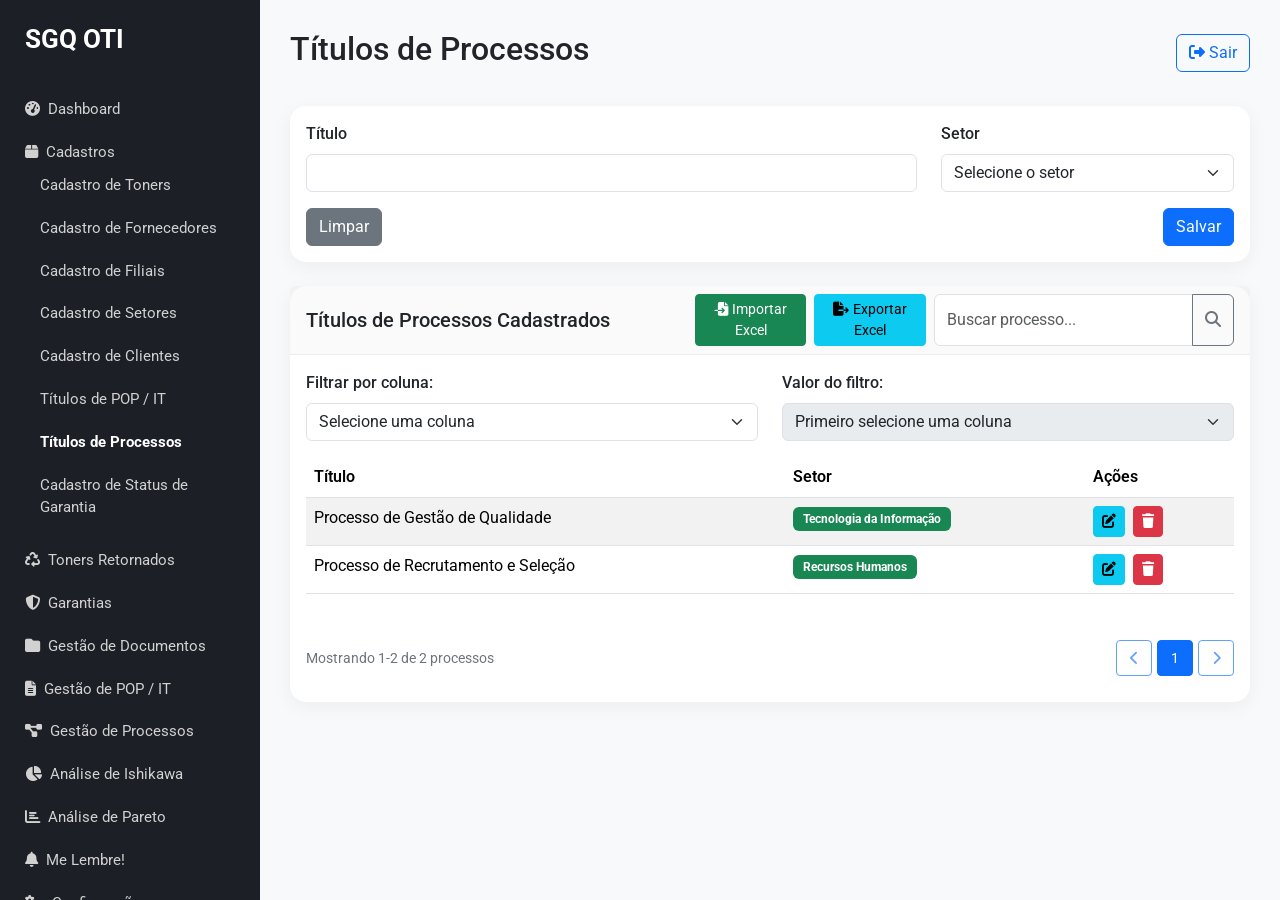
<file: titulos-processos.html>
<!DOCTYPE html>
<html lang="pt-br">
<head>
  <meta charset="UTF-8" />
  <meta name="viewport" content="width=device-width, initial-scale=1.0" />
  <title>SGQ OTI - Títulos de Processos</title>
  <link rel="stylesheet" href="https://cdn.jsdelivr.net/npm/bootstrap@5.3.0/dist/css/bootstrap.min.css" />
  <link rel="stylesheet" href="https://cdnjs.cloudflare.com/ajax/libs/font-awesome/6.4.0/css/all.min.css" />
  <link rel="stylesheet" href="https://fonts.googleapis.com/css2?family=Roboto:wght@400;700&display=swap" />
  <link rel="stylesheet" href="css/style.css" />
</head>
<body>
  <aside class="sidebar">
    <div class="logo">SGQ OTI</div>
    <ul>
      <li><a href="index.html"><i class="fas fa-tachometer-alt me-2"></i>Dashboard</a></li>
      <li>
        <a href="#"><i class="fas fa-box me-2"></i>Cadastros</a>
        <ul class="submenu show">
          <li><a href="cadastro-toners.html">Cadastro de Toners</a></li>
          <li><a href="cadastro-fornecedores.html">Cadastro de Fornecedores</a></li>
          <li><a href="cadastro-filiais.html">Cadastro de Filiais</a></li>
          <li><a href="cadastro-setores.html">Cadastro de Setores</a></li>
          <li><a href="cadastro-clientes.html">Cadastro de Clientes</a></li>
          <li><a href="titulos-pop-it.html">Títulos de POP / IT</a></li>
          <li><a href="titulos-processos.html" class="active">Títulos de Processos</a></li>
          <li><a href="status-garantia.html">Cadastro de Status de Garantia</a></li>
        </ul>
      </li>
      <li>
        <a href="#"><i class="fas fa-recycle me-2"></i>Toners Retornados</a>
        <ul class="submenu">
          <li><a href="registro-retornados.html">Registro de Retornados</a></li>
          <li><a href="consulta-retornados.html">Consulta de Retornados</a></li>
        </ul>
      </li>
      <li>
        <a href="#"><i class="fas fa-shield-alt me-2"></i>Garantias</a>
        <ul class="submenu">
          <li><a href="#">Registrar Garantias</a></li>
          <li><a href="#">Consulta de Garantias</a></li>
        </ul>
      </li>
      <li>
        <a href="#"><i class="fas fa-folder me-2"></i>Gestão de Documentos</a>
        <ul class="submenu">
          <li><a href="#">Registro de Documentos</a></li>
        </ul>
      </li>
      <li>
        <a href="#"><i class="fas fa-file-alt me-2"></i>Gestão de POP / IT</a>
        <ul class="submenu">
          <li><a href="#">Registro de POP / IT</a></li>
          <li><a href="#">Visualizar POP / IT</a></li>
        </ul>
      </li>
      <li>
        <a href="#"><i class="fas fa-project-diagram me-2"></i>Gestão de Processos</a>
        <ul class="submenu">
          <li><a href="#">Registro de Processos</a></li>
          <li><a href="#">Visualizar Processos</a></li>
        </ul>
      </li>
      <li><a href="#"><i class="fas fa-chart-pie me-2"></i>Análise de Ishikawa</a></li>
      <li><a href="#"><i class="fas fa-chart-bar me-2"></i>Análise de Pareto</a></li>
      <li><a href="me-lembre.html"><i class="fas fa-bell me-2"></i>Me Lembre!</a></li>
      <li>
        <a href="#"><i class="fas fa-cogs me-2"></i>Configurações</a>
        <ul class="submenu">
          <li><a href="#">Perfis e Permissões</a></li>
          <li><a href="#">Usuários</a></li>
          <li><a href="parametros-retornados.html">Parâmetros do Retornados</a></li>
          <li><a href="#">APIs</a></li>
          <li><a href="#">SMTP</a></li>
        </ul>
      </li>
    </ul>
  </aside>
  <main class="content">
    <div class="header">
      <h2>Títulos de Processos</h2>
      <button class="btn btn-outline-primary"><i class="fas fa-sign-out-alt"></i> Sair</button>
    </div>
    
    <div class="card mb-4">
      <div class="card-body">
        <form id="formCadastroProcesso">
          <div class="row mb-3">
            <div class="col-md-8">
              <label for="titulo" class="form-label">Título</label>
              <input type="text" class="form-control" id="titulo" required>
            </div>
            <div class="col-md-4">
              <label for="setor" class="form-label">Setor</label>
              <select class="form-select" id="setor" required>
                <option value="" selected disabled>Selecione o setor</option>
                <!-- Opções serão carregadas via JavaScript -->
              </select>
            </div>
          </div>
          
          <div class="d-flex justify-content-between">
            <button type="button" class="btn btn-secondary" id="btnLimpar">Limpar</button>
            <div>
              <button type="button" class="btn btn-primary" id="btnSalvar">Salvar</button>
            </div>
          </div>
        </form>
      </div>
    </div>
    
    <div class="card">
      <div class="card-header d-flex justify-content-between align-items-center">
        <h5 class="mb-0">Títulos de Processos Cadastrados</h5>
        <div class="d-flex gap-2">
          <button class="btn btn-success btn-sm" id="btnImportar">
            <i class="fas fa-file-import me-1"></i>Importar Excel
          </button>
          <button class="btn btn-info btn-sm" id="btnExportar">
            <i class="fas fa-file-export me-1"></i>Exportar Excel
          </button>
          <div class="input-group" style="max-width: 300px;">
            <input type="text" class="form-control" placeholder="Buscar processo..." id="buscarProcesso">
            <button class="btn btn-outline-secondary" type="button"><i class="fas fa-search"></i></button>
          </div>
        </div>
      </div>
      <div class="card-body">
        <div class="row mb-3">
          <div class="col-md-6">
            <label for="filtroColuna" class="form-label">Filtrar por coluna:</label>
            <select class="form-select" id="filtroColuna">
              <option value="">Selecione uma coluna</option>
              <option value="titulo">Título</option>
              <option value="setor">Setor</option>
            </select>
          </div>
          <div class="col-md-6">
            <label for="filtroValor" class="form-label">Valor do filtro:</label>
            <select class="form-select" id="filtroValor" disabled>
              <option value="">Primeiro selecione uma coluna</option>
            </select>
          </div>
        </div>
        
        <div class="table-responsive">
          <table class="table table-striped table-hover">
            <thead>
              <tr>
                <th>Título</th>
                <th>Setor</th>
                <th>Ações</th>
              </tr>
            </thead>
            <tbody id="tabelaProcessos">
              <!-- Os dados serão inseridos via JavaScript -->
            </tbody>
          </table>
        </div>
        
        <div id="paginacao" class="pagination-container">
          <!-- Controles de paginação serão inseridos via JavaScript -->
        </div>
      </div>
    </div>
  </main>
  
  <!-- Modal de Edição -->
  <div class="modal fade" id="modalEdicao" tabindex="-1">
    <div class="modal-dialog">
      <div class="modal-content">
        <div class="modal-header">
          <h5 class="modal-title">Editar Título de Processo</h5>
          <button type="button" class="btn-close" data-bs-dismiss="modal"></button>
        </div>
        <div class="modal-body">
          <form id="formEdicao">
            <div class="mb-3">
              <label for="editTitulo" class="form-label">Título</label>
              <input type="text" class="form-control" id="editTitulo" required>
            </div>
            <div class="mb-3">
              <label for="editSetor" class="form-label">Setor</label>
              <select class="form-select" id="editSetor" required>
                <option value="" selected disabled>Selecione o setor</option>
                <!-- Opções serão carregadas via JavaScript -->
              </select>
            </div>
          </form>
        </div>
        <div class="modal-footer">
          <button type="button" class="btn btn-secondary" data-bs-dismiss="modal">Cancelar</button>
          <button type="button" class="btn btn-primary" id="btnSalvarEdicao">Salvar Alterações</button>
        </div>
      </div>
    </div>
  </div>
  
  <!-- Modal de Confirmação de Exclusão -->
  <div class="modal fade" id="modalExclusao" tabindex="-1">
    <div class="modal-dialog">
      <div class="modal-content">
        <div class="modal-header">
          <h5 class="modal-title">Confirmar Exclusão</h5>
          <button type="button" class="btn-close" data-bs-dismiss="modal"></button>
        </div>
        <div class="modal-body">
          <p>Tem certeza que deseja excluir este processo?</p>
          <p class="text-muted">Esta ação não pode ser desfeita.</p>
        </div>
        <div class="modal-footer">
          <button type="button" class="btn btn-secondary" data-bs-dismiss="modal">Cancelar</button>
          <button type="button" class="btn btn-danger" id="btnConfirmarExclusao">Excluir</button>
        </div>
      </div>
    </div>
  </div>
  
  <!-- Modal de Importação -->
  <div class="modal fade" id="modalImportacao" tabindex="-1">
    <div class="modal-dialog modal-lg">
      <div class="modal-content">
        <div class="modal-header">
          <h5 class="modal-title">Importar Processos do Excel</h5>
          <button type="button" class="btn-close" data-bs-dismiss="modal"></button>
        </div>
        <div class="modal-body">
          <div class="alert alert-info">
            <h6>Instruções para importação:</h6>
            <ul>
              <li>O arquivo deve estar no formato .xlsx ou .xls</li>
              <li>A primeira linha deve conter os cabeçalhos</li>
              <li>As colunas devem seguir a ordem: Título, Setor</li>
            </ul>
          </div>
          
          <div class="mb-3">
            <label for="arquivoImportacao" class="form-label">Selecionar arquivo Excel:</label>
            <input type="file" class="form-control" id="arquivoImportacao" accept=".xlsx,.xls">
          </div>
          
          <div class="mb-3">
            <a href="#" class="btn btn-outline-primary" id="btnBaixarModelo">
              <i class="fas fa-download me-1"></i>Baixar Modelo de Planilha
            </a>
          </div>
        </div>
        <div class="modal-footer">
          <button type="button" class="btn btn-secondary" data-bs-dismiss="modal">Cancelar</button>
          <button type="button" class="btn btn-success" id="btnProcessarImportacao">Importar</button>
        </div>
      </div>
    </div>
  </div>
  
  <!-- Modal de Exportação -->
  <div class="modal fade" id="modalExportacao" tabindex="-1">
    <div class="modal-dialog">
      <div class="modal-content">
        <div class="modal-header">
          <h5 class="modal-title">Exportar Processos para Excel</h5>
          <button type="button" class="btn-close" data-bs-dismiss="modal"></button>
        </div>
        <div class="modal-body">
          <div class="mb-3">
            <label for="dataInicio" class="form-label">Data de início:</label>
            <input type="date" class="form-control" id="dataInicio">
          </div>
          <div class="mb-3">
            <label for="dataFim" class="form-label">Data de fim:</label>
            <input type="date" class="form-control" id="dataFim">
          </div>
          <div class="form-check">
            <input class="form-check-input" type="checkbox" id="exportarTodos" checked>
            <label class="form-check-label" for="exportarTodos">
              Exportar todos os registros (ignorar filtro de data)
            </label>
          </div>
        </div>
        <div class="modal-footer">
          <button type="button" class="btn btn-secondary" data-bs-dismiss="modal">Cancelar</button>
          <button type="button" class="btn btn-info" id="btnProcessarExportacao">Exportar</button>
        </div>
      </div>
    </div>
  </div>
  
  <!-- Elemento para transição de página -->
  <div class="page-transition">
    <div class="spinner"></div>
  </div>
  
  <!-- Modal de mensagens -->
  <div class="message-modal" id="messageModal">
    <div class="message-content">
      <div class="message-icon"><i class="fas fa-check-circle"></i></div>
      <div class="message-text" id="messageText">Operação realizada com sucesso!</div>
    </div>
    <button class="close-btn" id="closeMessage"><i class="fas fa-times"></i></button>
  </div>
  
  <script src="https://cdn.jsdelivr.net/npm/bootstrap@5.3.0/dist/js/bootstrap.bundle.min.js"></script>
  <script src="js/script.js"></script>
  <script src="js/titulos-processos.js"></script>
  
  <script>
    // Script para adicionar transição entre páginas
    document.addEventListener('DOMContentLoaded', function() {
      document.querySelectorAll('a[href]:not([href^="#"])').forEach(link => {
        link.addEventListener('click', function(e) {
          const href = this.getAttribute('href');
          if (href && href !== '#' && !href.startsWith('javascript')) {
            e.preventDefault();
            const transition = document.querySelector('.page-transition');
            transition.classList.add('active');
            
            setTimeout(() => {
              window.location.href = href;
            }, 300);
          }
        });
      });
      
      window.addEventListener('load', function() {
        const transition = document.querySelector('.page-transition');
        if (transition.classList.contains('active')) {
          setTimeout(() => {
            transition.classList.remove('active');
          }, 300);
        }
      });
    });
  </script>
</body>
</html>
</file>
<file: css/style.css>
body {
  font-family: 'Roboto', sans-serif;
  margin: 0;
  background-color: #f8f9fa;
  transition: background-color 0.3s ease;
}
.sidebar {
  width: 260px;
  height: 100vh;
  background-color: #1c1f26;
  color: #d1d1d1;
  position: fixed;
  top: 0;
  left: 0;
  padding: 20px 10px;
  overflow-y: auto;
  transition: all 0.3s ease;
}
.sidebar .logo {
  font-size: 1.6rem;
  font-weight: bold;
  text-align: left;
  padding-left: 15px;
  margin-bottom: 30px;
  color: #fff;
}
.sidebar ul {
  list-style: none;
  padding-left: 0;
  margin: 0;
}
.sidebar ul li {
  padding: 10px 15px;
  position: relative;
}
.sidebar ul li:hover {
  background-color: #2a2d36;
  border-radius: 6px;
}
.sidebar ul li a {
  color: #d1d1d1;
  text-decoration: none;
  display: block;
  font-size: 0.95rem;
}
.submenu {
  display: none;
  padding-left: 15px;
}
.submenu li {
  padding: 6px 0;
}
.submenu li a {
  color: #bdbdbd;
  font-size: 0.9rem;
}
.submenu li a:hover {
  color: #ffffff;
  text-decoration: underline;
}
.content {
  margin-left: 260px;
  padding: 30px;
  animation: fadeIn 0.3s ease-in-out;
}

@keyframes fadeIn {
  from { opacity: 0; transform: translateY(10px); }
  to { opacity: 1; transform: translateY(0); }
}
.header {
  display: flex;
  justify-content: space-between;
  align-items: center;
  margin-bottom: 30px;
}
.card {
  border: none;
  border-radius: 16px;
  box-shadow: 0 5px 20px rgba(0, 0, 0, 0.05);
  transition: all 0.3s ease;
}

.card:hover {
  box-shadow: 0 8px 25px rgba(0, 0, 0, 0.1);
  transform: translateY(-2px);
}
.submenu.show {
  display: block !important;
  animation: slideDown 0.3s ease-in-out;
}

@keyframes slideDown {
  from { opacity: 0; transform: translateY(-10px); }
  to { opacity: 1; transform: translateY(0); }
}

/* Estilos para a página de cadastro de toners */
.active {
  color: #ffffff !important;
  font-weight: bold;
}
.table th {
  font-weight: 600;
}
.badge {
  padding: 6px 10px;
}
.form-label {
  font-weight: 500;
}
.is-invalid {
  border-color: #dc3545;
  background-image: url("data:image/svg+xml,%3csvg xmlns='http://www.w3.org/2000/svg' viewBox='0 0 12 12' width='12' height='12' fill='none' stroke='%23dc3545'%3e%3ccircle cx='6' cy='6' r='4.5'/%3e%3cpath stroke-linejoin='round' d='M5.8 3.6h.4L6 6.5z'/%3e%3ccircle cx='6' cy='8.2' r='.6' fill='%23dc3545' stroke='none'/%3e%3c/svg%3e");
  background-repeat: no-repeat;
  background-position: right calc(0.375em + 0.1875rem) center;
  background-size: calc(0.75em + 0.375rem) calc(0.75em + 0.375rem);
}
.table-responsive {
  overflow-x: auto;
  -webkit-overflow-scrolling: touch;
}
.card-header {
  background-color: rgba(0, 0, 0, 0.02);
  border-bottom: 1px solid rgba(0, 0, 0, 0.05);
}

/* Estilos para paginação */
.pagination-container {
  display: flex;
  justify-content: space-between;
  align-items: center;
  margin-top: 20px;
  padding: 10px 0;
}

.pagination-info {
  color: #6c757d;
  font-size: 0.9rem;
}

.pagination-nav {
  display: flex;
  gap: 5px;
}

.pagination-nav button {
  min-width: 36px;
  height: 36px;
  display: flex;
  align-items: center;
  justify-content: center;
  transition: all 0.2s ease;
}

.pagination-nav button:hover:not(:disabled) {
  transform: translateY(-2px);
}

/* Animações para elementos da tabela */
.table tbody tr {
  transition: all 0.2s ease;
}

.table tbody tr:hover {
  background-color: rgba(0, 123, 255, 0.05);
}

/* Animações para botões */
.btn {
  transition: all 0.2s ease;
}

.btn:hover {
  transform: translateY(-1px);
  box-shadow: 0 4px 8px rgba(0, 0, 0, 0.1);
}

/* Animações para formulários */
.form-control, .form-select {
  transition: border-color 0.2s ease, box-shadow 0.2s ease;
}

/* Transição de página */
.page-transition {
  position: fixed;
  top: 0;
  left: 0;
  width: 100%;
  height: 100%;
  background-color: rgba(255, 255, 255, 0.8);
  z-index: 9999;
  display: flex;
  justify-content: center;
  align-items: center;
  opacity: 0;
  pointer-events: none;
  transition: opacity 0.3s ease;
}

.page-transition.active {
  opacity: 1;
  pointer-events: all;
}

.page-transition .spinner {
  width: 40px;
  height: 40px;
  border: 4px solid rgba(0, 123, 255, 0.3);
  border-radius: 50%;
  border-top-color: #007bff;
  animation: spin 1s linear infinite;
}

@keyframes spin {
  0% { transform: rotate(0deg); }
  100% { transform: rotate(360deg); }
}

/* Estilos para o modal de mensagens */
.message-modal {
  position: fixed;
  top: 20px;
  right: 20px;
  padding: 15px 25px;
  border-radius: 8px;
  box-shadow: 0 5px 15px rgba(0, 0, 0, 0.2);
  color: #fff;
  font-weight: 500;
  z-index: 9999;
  display: flex;
  align-items: center;
  justify-content: space-between;
  min-width: 300px;
  max-width: 400px;
  transform: translateX(150%);
  transition: transform 0.4s ease-in-out;
}

.message-modal.show {
  transform: translateX(0);
}

.message-modal.success {
  background-color: #28a745;
  border-left: 5px solid #1e7e34;
}

.message-modal.error {
  background-color: #dc3545;
  border-left: 5px solid #bd2130;
}

.message-modal .message-content {
  display: flex;
  align-items: center;
  gap: 12px;
}

.message-modal .message-icon {
  font-size: 1.5rem;
}

.message-modal .message-text {
  flex-grow: 1;
}

.message-modal .close-btn {
  background: none;
  border: none;
  color: white;
  font-size: 1.2rem;
  cursor: pointer;
  padding: 0;
  margin-left: 10px;
  opacity: 0.7;
  transition: opacity 0.2s;
}

.message-modal .close-btn:hover {
  opacity: 1;
}

/* Estilos específicos para Me Lembre! */
.lembrete-card {
  transition: all 0.3s ease;
  border-left: 4px solid transparent;
}

.lembrete-card:hover {
  transform: translateY(-2px);
  box-shadow: 0 8px 25px rgba(0, 0, 0, 0.1);
}

.lembrete-card .card-body {
  padding: 1rem;
}

/* Cores das bordas por prioridade */
.lembrete-card[data-prioridade="Baixa"] {
  border-left-color: #28a745;
}

.lembrete-card[data-prioridade="Normal"] {
  border-left-color: #007bff;
}

.lembrete-card[data-prioridade="Alta"] {
  border-left-color: #ffc107;
}

.lembrete-card[data-prioridade="Urgente"] {
  border-left-color: #dc3545;
}

/* Animação para estatísticas */
.card .fa-2x {
  transition: transform 0.3s ease;
}

.card:hover .fa-2x {
  transform: scale(1.1);
}

/* Estilos para badges de categoria */
.badge.bg-light {
  color: #495057 !important;
  border: 1px solid #dee2e6;
}

/* Responsividade para Me Lembre! */
@media (max-width: 768px) {
  .content {
    margin-left: 0;
    padding: 15px;
  }
  
  .sidebar {
    transform: translateX(-100%);
  }
  
  .card-body .d-flex.gap-1 {
    flex-wrap: wrap;
  }
  
  .pagination-container {
    flex-direction: column;
    gap: 10px;
  }
}

/* Estilos para notificações */
.notification-badge {
  position: absolute;
  top: -5px;
  right: -5px;
  background-color: #dc3545;
  color: white;
  border-radius: 50%;
  width: 20px;
  height: 20px;
  font-size: 0.7rem;
  display: flex;
  align-items: center;
  justify-content: center;
}
</file>
